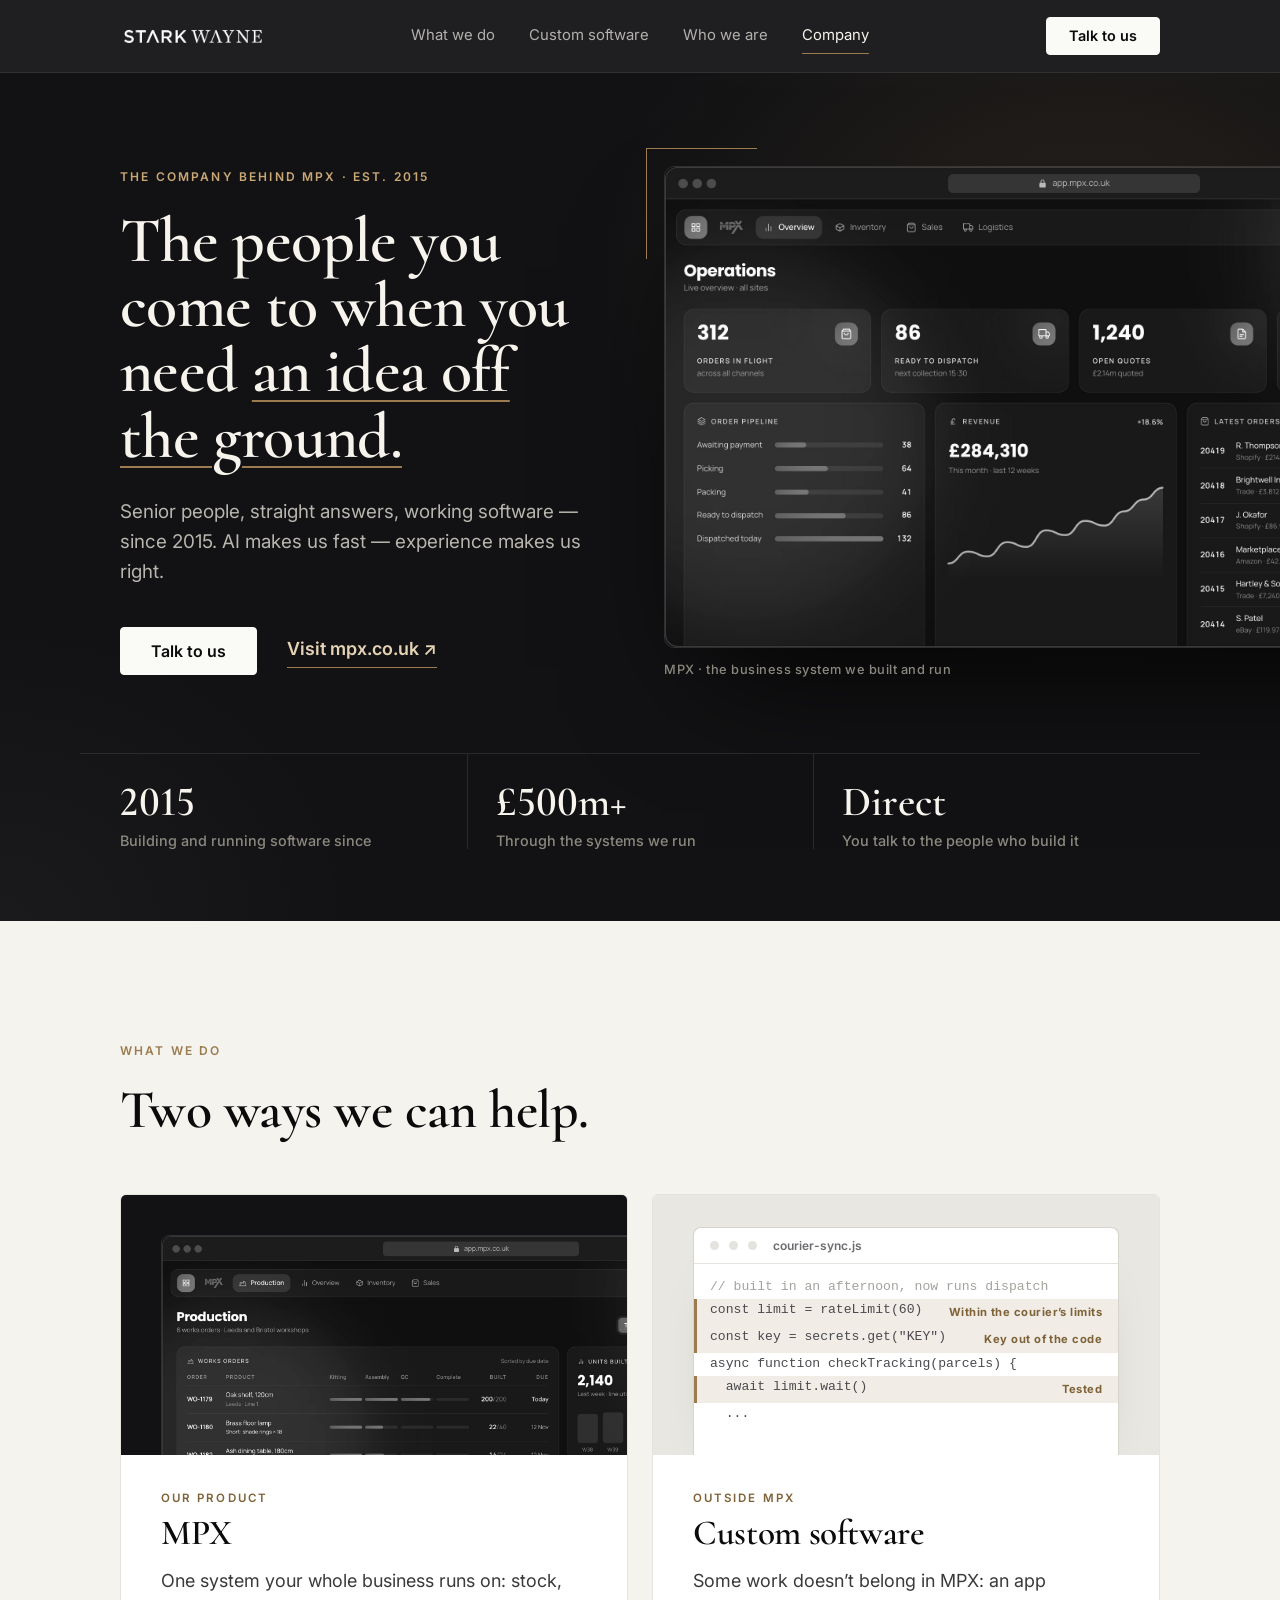
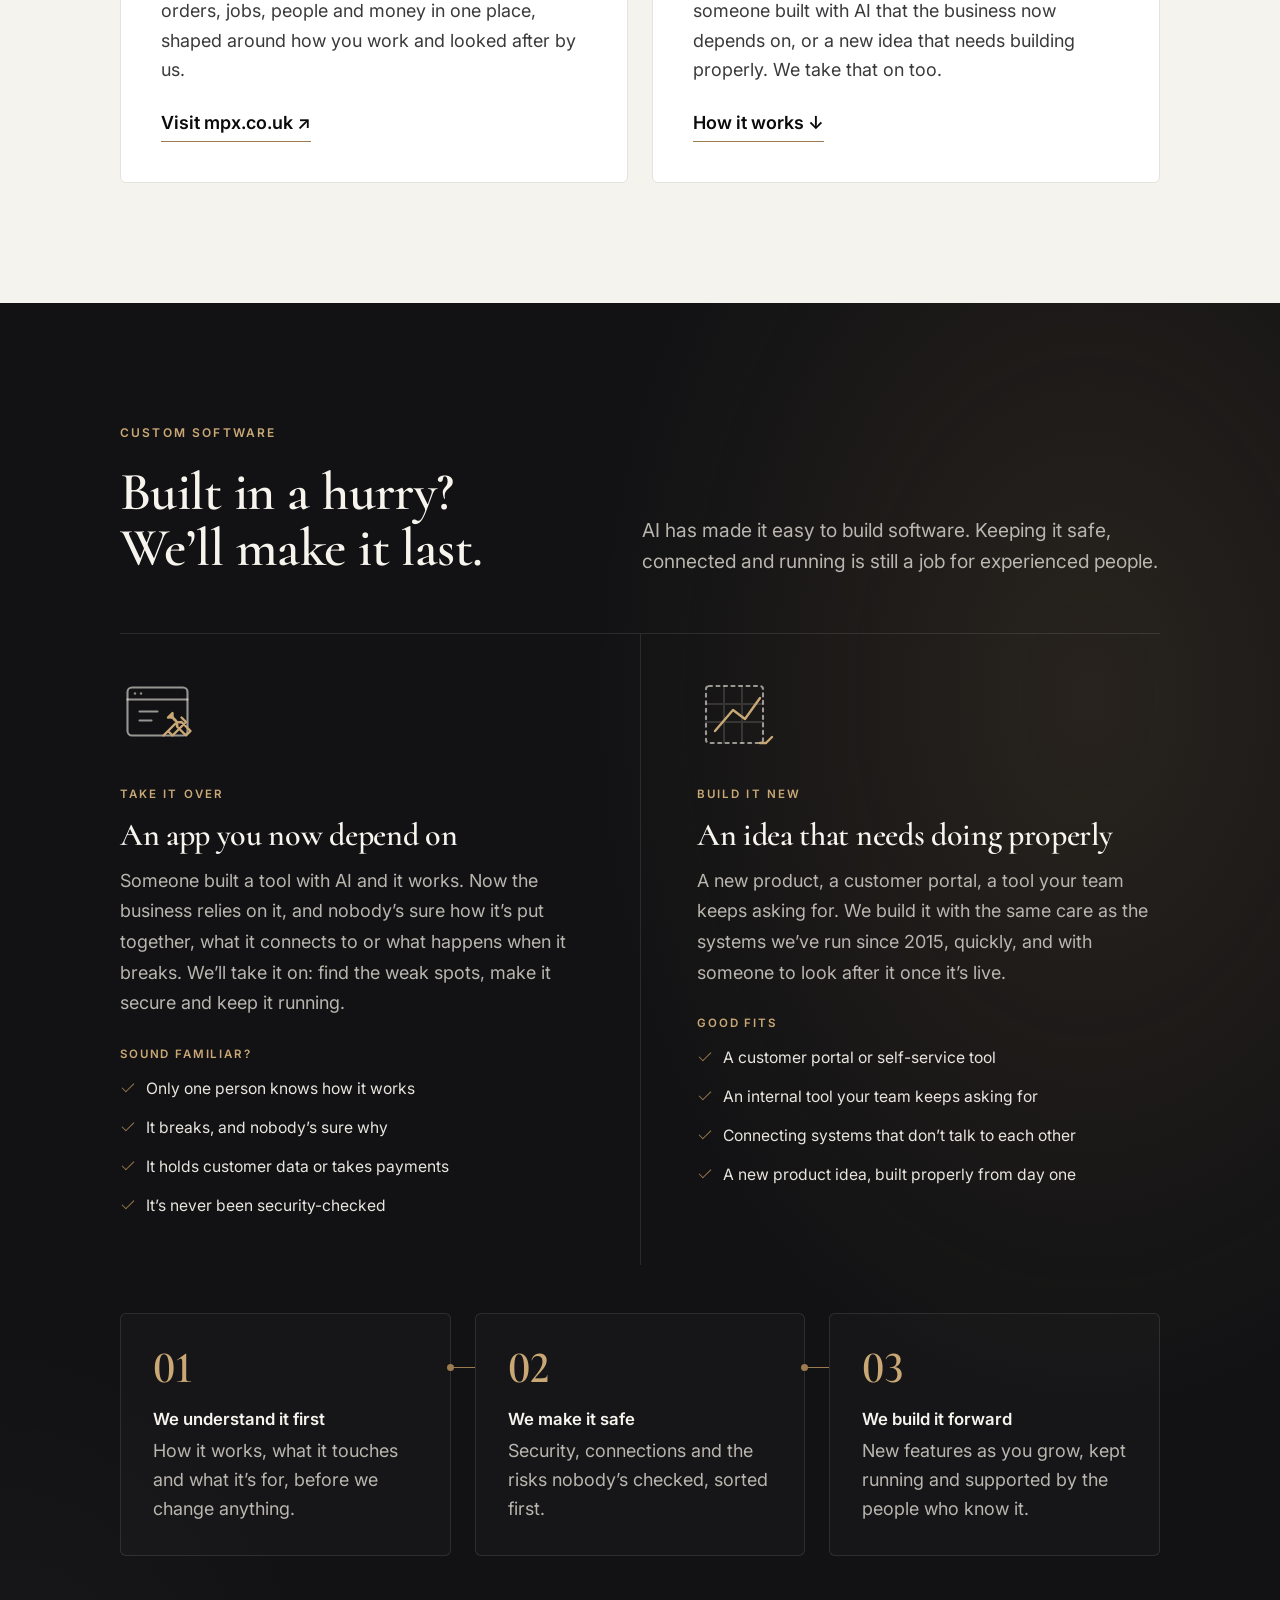
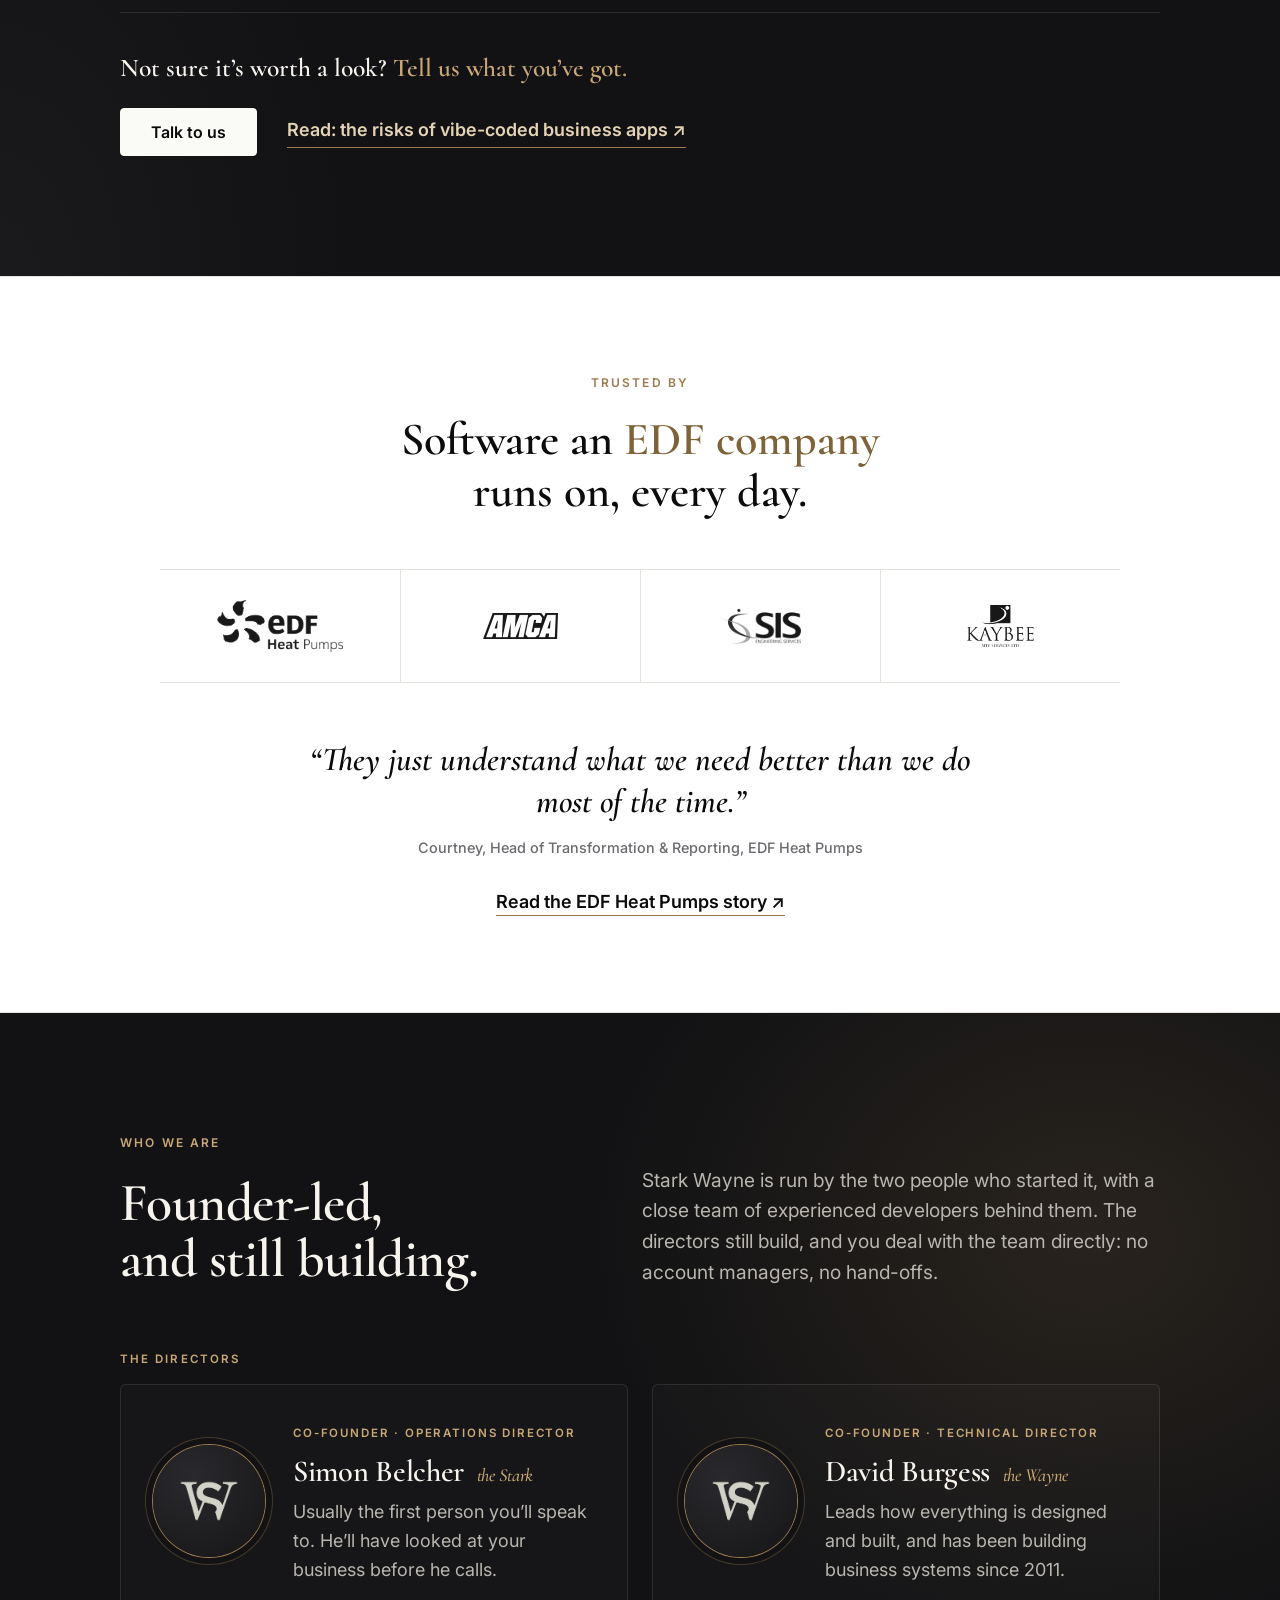
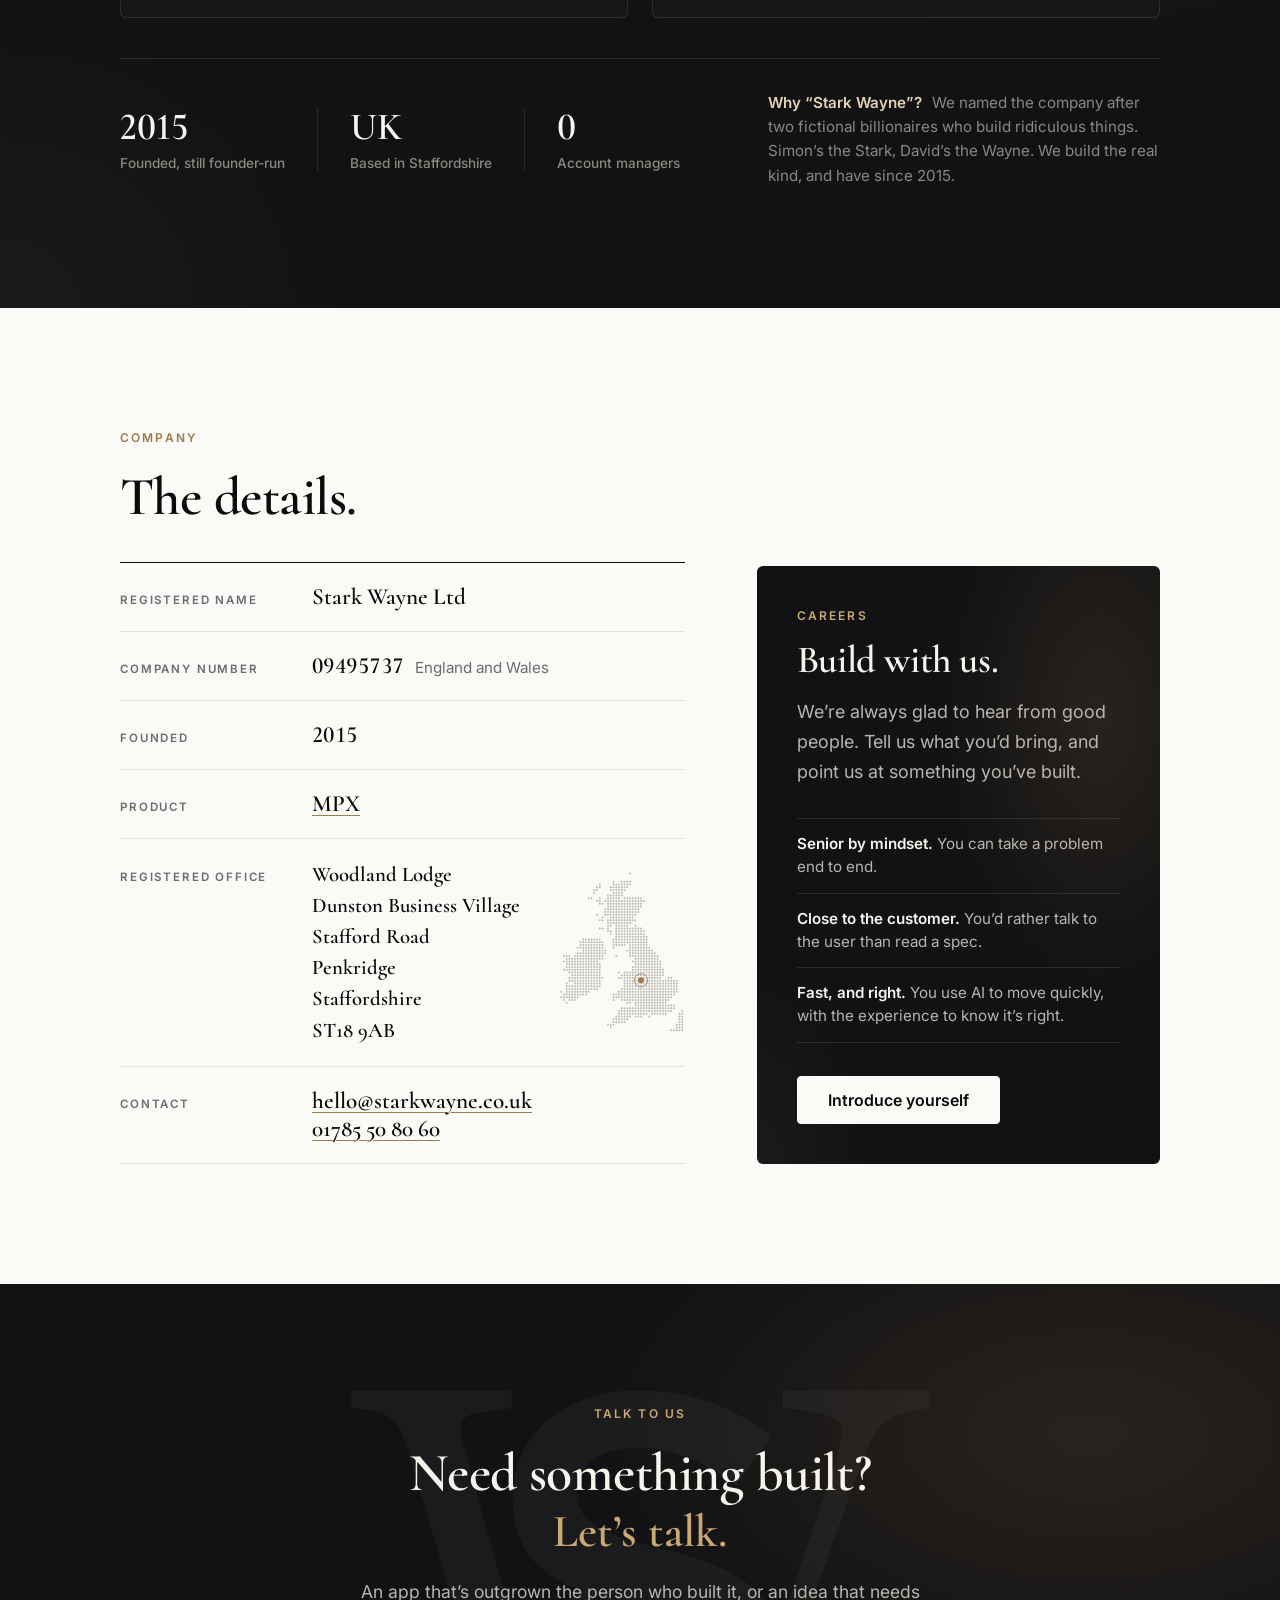
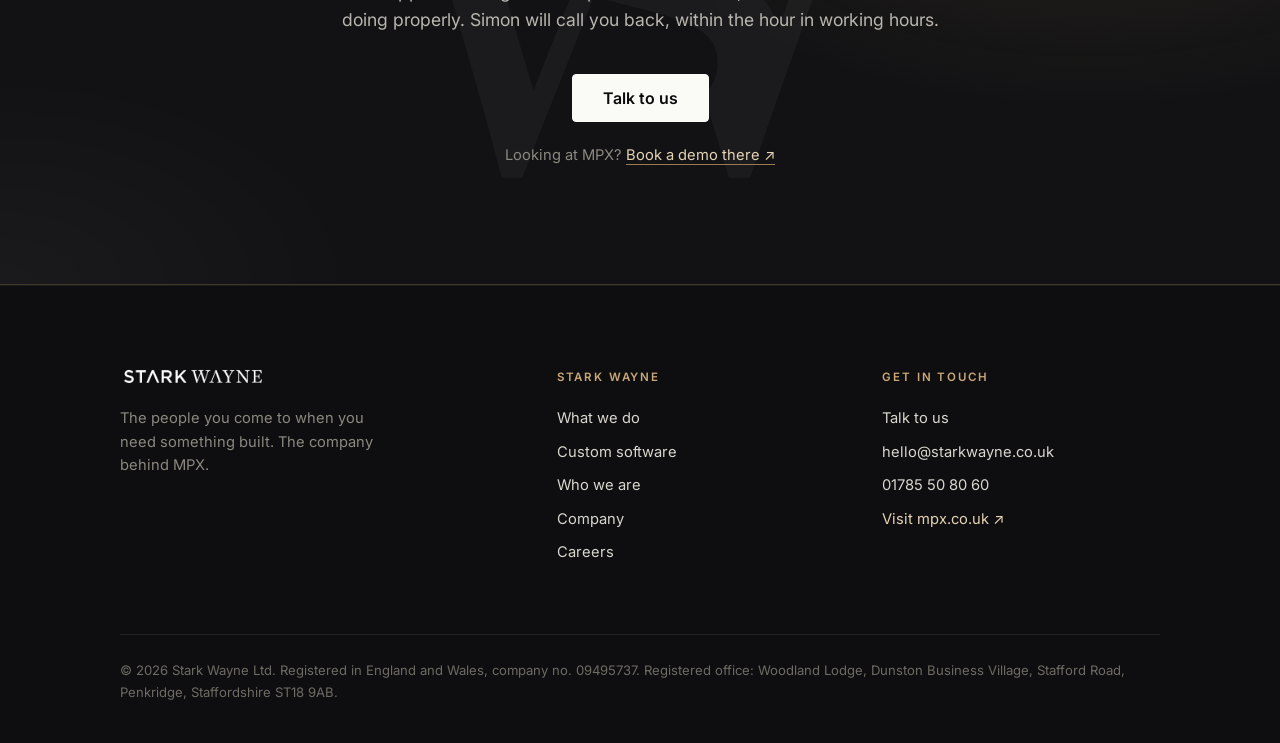
<file: index.html>
<!DOCTYPE html>
<html lang="en-GB">
<head>
<meta charset="utf-8">
<meta name="viewport" content="width=device-width, initial-scale=1">
<title>Stark Wayne — The people you come to when you need something built</title>
<meta name="description" content="Stark Wayne Ltd is the UK software company behind MPX. We also take on custom software outside MPX: taking over AI-built apps and building new ones properly.">
<link rel="canonical" href="https://starkwayne.co.uk/">
<meta property="og:type" content="website">
<meta property="og:site_name" content="Stark Wayne">
<meta property="og:locale" content="en_GB">
<meta property="og:title" content="Stark Wayne — The people you come to when you need something built">
<meta property="og:description" content="Stark Wayne Ltd is the UK software company behind MPX. We also take on custom software outside MPX: taking over AI-built apps and building new ones properly.">
<meta property="og:url" content="https://starkwayne.co.uk/">
<meta property="og:image" content="https://starkwayne.co.uk/assets/og/home-v2.jpg">
<meta property="og:image:width" content="2400">
<meta property="og:image:height" content="1260">
<meta property="og:image:alt" content="Stark Wayne — The people you come to when you need something built">
<meta name="twitter:card" content="summary_large_image">
<meta name="twitter:title" content="Stark Wayne — The people you come to when you need something built">
<meta name="twitter:description" content="Stark Wayne Ltd is the UK software company behind MPX. We also take on custom software outside MPX: taking over AI-built apps and building new ones properly.">
<meta name="twitter:image" content="https://starkwayne.co.uk/assets/og/home-v2.jpg">
<meta name="theme-color" content="#121214">
<script type="application/ld+json">{"@context":"https://schema.org","@type":"Organization","name":"Stark Wayne","legalName":"Stark Wayne Ltd","url":"https://starkwayne.co.uk","logo":"https://starkwayne.co.uk/assets/sw-logo-combined.png","foundingDate":"2015","email":"hello@starkwayne.co.uk","telephone":"+44 1785 508060","address":{"@type":"PostalAddress","streetAddress":"Woodland Lodge, Dunston Business Village, Stafford Road","addressLocality":"Penkridge","addressRegion":"Staffordshire","postalCode":"ST18 9AB","addressCountry":"GB"},"identifier":{"@type":"PropertyValue","propertyID":"Companies House number","value":"09495737"},"founder":[{"@type":"Person","name":"David Burgess","jobTitle":"Technical Director"},{"@type":"Person","name":"Simon Belcher","jobTitle":"Operations Director"}],"brand":{"@type":"Brand","name":"MPX","url":"https://www.mpx.co.uk"},"description":"UK software company behind MPX. Custom software outside MPX: taking over AI-built apps and building new ones properly.","sameAs":["https://www.mpx.co.uk"],"knowsAbout":["Business systems","Custom software development","Rescuing AI-built (vibe-coded) apps","Software maintenance and security"]}</script>
<link rel="icon" type="image/png" href="/assets/favicon.png">
<link rel="preconnect" href="https://fonts.googleapis.com">
<link rel="preconnect" href="https://fonts.gstatic.com" crossorigin>
<link href="https://fonts.googleapis.com/css2?family=Cormorant:wght@400;500;600&family=Inter:wght@400;500;600&display=swap" rel="stylesheet">
<link rel="stylesheet" href="/assets/styles.css">
<style>
  /* One-page company site, direction A "the work, shown" (David, 2026-11-16).
     Dark and light sections alternate; brass stays the only accent. */
  :root{--brass-soft:#C9A876;--ink2:#121214;--dim:#8B887F;--soft:#B9B6AF;}
  html{scroll-behavior:smooth;}
  section[id]{scroll-margin-top:72px;}
  section{padding:120px 0;}
  section + section{border-top:0;}
  .d{background:var(--ink2);color:var(--soft);position:relative;overflow:hidden;}
  .d .eyebrow{color:var(--brass-soft);}
  .d h2,.d h3{color:#F7F4EE;}
  .glow{position:absolute;inset:0;pointer-events:none;background:radial-gradient(55% 65% at 85% 25%,rgba(156,124,78,.16),transparent 70%),radial-gradient(40% 50% at 0% 100%,rgba(255,255,255,.035),transparent 70%);}
  h2{font-family:var(--serif);font-weight:600;font-size:clamp(2.4rem,4.2vw,3.6rem);line-height:1.05;letter-spacing:-.01em;margin:14px 0 0;color:var(--onyx);}
  .intro{font-size:1.2rem;line-height:1.6;max-width:40rem;margin:22px 0 0;color:#3a3a3c;}
  .d .intro{color:var(--soft);}
  .rot{text-decoration:underline;text-decoration-color:var(--brass);text-decoration-thickness:2px;text-underline-offset:.14em;transition:opacity .28s ease;}
  .rot.fade{opacity:0;}
  .actions{display:flex;flex-wrap:wrap;gap:16px 30px;align-items:center;margin-top:40px;}
  .tl{font-family:var(--sans);font-weight:600;text-decoration:none;border-bottom:1px solid var(--brass);padding-bottom:3px;color:var(--onyx);}
  .d .tl{color:#E4D3B4;}
  .tl:hover{color:var(--brassink);} .d .tl:hover{color:#fff;}

  /* Hero */
  .hero2{padding:0;}
  .hero2 .grid{position:relative;display:grid;grid-template-columns:30rem minmax(0,1fr);gap:64px;align-items:center;min-height:min(680px,calc(100vh - 140px));padding-top:72px;padding-bottom:56px;}
  .hero2 h1{font-family:var(--serif);font-weight:600;font-size:clamp(2.9rem,5vw,4.9rem);line-height:1.02;color:#F7F4EE;margin:18px 0 24px;letter-spacing:-.01em;}
  .hero2 .lead{font-size:1.18rem;line-height:1.6;color:var(--soft);max-width:31rem;}
  .shot{position:relative;animation:settle 1.1s cubic-bezier(.2,.7,.2,1) .25s both;}
  @keyframes settle{from{opacity:0;transform:translateY(28px) scale(.985);}to{opacity:1;transform:none;}}
  @media (prefers-reduced-motion:reduce){.shot{animation:none;}}
  .shot::before{content:"";position:absolute;left:-18px;top:-18px;width:110px;height:110px;border-left:1px solid var(--brass);border-top:1px solid var(--brass);}
  .shot img{width:820px;max-width:none;display:block;border-radius:10px;border:1px solid rgba(255,255,255,.12);box-shadow:0 60px 120px -40px rgba(0,0,0,.85);}
  .shot figcaption{font:500 .8rem var(--sans);color:var(--dim);margin-top:14px;letter-spacing:.04em;}
  .facts3{position:relative;display:grid;grid-template-columns:repeat(3,1fr);border-top:1px solid rgba(255,255,255,.1);padding-bottom:72px;}
  .facts3 div{padding:28px 28px 0 0;}
  .facts3 div + div{border-left:1px solid rgba(255,255,255,.1);padding-left:28px;}
  .facts3 b{display:block;font-variant-numeric:lining-nums;font-family:var(--serif);font-weight:600;font-size:2.6rem;line-height:1;color:#F7F4EE;}
  .facts3 span{display:block;font:500 .9rem var(--sans);color:var(--dim);margin-top:8px;}

  #what-we-do{background:#F4F3EE;}
  /* What we do: two cards */
  .cards{display:grid;grid-template-columns:1fr 1fr;gap:24px;margin-top:56px;}
  .card{border:1px solid var(--mist);border-radius:6px;background:var(--white);overflow:hidden;display:flex;flex-direction:column;transition:transform .35s ease,border-color .35s ease,box-shadow .35s ease;}
  .card:hover{transform:translateY(-4px);border-color:var(--brass);box-shadow:0 30px 60px -45px rgba(0,0,0,.4);}
  .card .vis img{transition:transform .6s ease;}
  .card:hover .vis img{transform:translateY(-6px);}
  @media (prefers-reduced-motion:reduce){.card,.card .vis img{transition:none;}.card:hover{transform:none;}}
  .card .vis{height:260px;overflow:hidden;position:relative;}
  .card .body{padding:36px 40px 40px;display:flex;flex-direction:column;flex:1;}
  .card .label{font:600 .72rem var(--sans);letter-spacing:.18em;text-transform:uppercase;color:var(--brassink);}
  .card h3{font-family:var(--serif);font-weight:600;font-size:2.2rem;line-height:1.05;margin:10px 0 14px;color:var(--onyx);}
  .card p{color:#3a3a3c;line-height:1.65;margin:0 0 24px;}
  .card .tl{margin-top:auto;align-self:flex-start;}
  .vis-mpx{background:var(--ink2);}
  .vis-mpx img{position:absolute;left:40px;top:40px;width:640px;border-radius:8px;border:1px solid rgba(255,255,255,.12);}
  .vis-code{background:#E9E7E1;padding:32px 40px 0;}
  .editor{background:var(--white);border:1px solid #D6D4CD;border-bottom:0;border-radius:8px 8px 0 0;height:100%;box-shadow:0 30px 60px -40px rgba(0,0,0,.35);font:500 .82rem/1.75 ui-monospace,SFMono-Regular,Menlo,monospace;color:#4a4a4f;}
  .editor .bar{display:flex;align-items:center;gap:10px;padding:10px 16px;border-bottom:1px solid var(--mist);font:600 .75rem var(--sans);color:var(--graphite);}
  .editor .bar i{width:9px;height:9px;border-radius:50%;background:var(--mist);display:inline-block;}
  .editor pre{margin:0;padding:12px 16px;white-space:pre;}
  .editor .fix{display:flex;justify-content:space-between;gap:16px;background:rgba(156,124,78,.14);box-shadow:inset 3px 0 0 var(--brass);margin:0 -16px;padding:0 16px;}
  .editor .note{font:700 .7rem/2.4 var(--sans);color:var(--brassink);letter-spacing:.04em;white-space:nowrap;}
  .editor .dim{color:#a3a29c;}

  /* Custom software (dark) */
  .offers{display:grid;grid-template-columns:1fr 1fr;margin-top:56px;border-top:1px solid rgba(255,255,255,.1);}
  .offers > div{padding:40px 56px 40px 0;}
  .offers > div + div{padding:40px 0 40px 56px;border-left:1px solid rgba(255,255,255,.1);}
  .offers .label{font:600 .72rem var(--sans);letter-spacing:.18em;text-transform:uppercase;color:var(--brass-soft);}
  .offers h3{font-family:var(--serif);font-weight:600;font-size:2rem;line-height:1.1;margin:10px 0 14px;}
  .offers p{line-height:1.7;margin:0;}
  .glyph{display:block;width:84px;height:84px;margin-bottom:20px;fill:none;stroke:rgba(242,239,232,.6);stroke-width:1.4;stroke-linecap:round;stroke-linejoin:round;}
  .glyph circle{fill:rgba(242,239,232,.55);stroke:none;}
  .glyph .b{stroke:var(--brass-soft);stroke-width:1.6;}
  .glyph .f{stroke:rgba(242,239,232,.14);}
  #custom .who-head{margin-bottom:8px;}
  .offers .sf{margin:28px 0 8px;font:600 .72rem var(--sans);letter-spacing:.16em;text-transform:uppercase;color:var(--brass-soft);}
  .ticks{list-style:none;margin:0;padding:0;}
  .ticks li{position:relative;padding:7px 0 7px 26px;color:#E8E5DE;font-size:.98rem;}
  .ticks li::before{content:"";position:absolute;left:2px;top:14px;width:11px;height:5px;border-left:1.5px solid var(--brass);border-bottom:1.5px solid var(--brass);transform:rotate(-45deg);}
  .nudge{display:flex;flex-wrap:wrap;justify-content:space-between;align-items:center;gap:24px;margin-top:56px;padding-top:40px;border-top:1px solid rgba(255,255,255,.1);}
  .nudge p{margin:0;font:600 1.6rem/1.2 var(--serif);color:#F7F4EE;}
  .nudge p span{color:var(--brass-soft);}
  .steps2{list-style:none;counter-reset:s;margin:8px 0 0;padding:0;display:grid;grid-template-columns:repeat(3,1fr);gap:24px;}
  .steps2 li{counter-increment:s;position:relative;border:1px solid rgba(255,255,255,.1);border-radius:6px;padding:32px;background:rgba(255,255,255,.02);}
  .steps2 li:not(:last-child)::after{content:"";position:absolute;top:53px;right:-25px;width:24px;height:1px;background:var(--brass);}
  .steps2 li:not(:last-child)::before{box-shadow:none;}
  .steps2 li .dot{position:absolute;top:50px;right:-4px;width:7px;height:7px;border-radius:50%;background:var(--brass);}
  .steps2 li::before{content:"0" counter(s);display:block;font-variant-numeric:lining-nums;font-family:var(--serif);font-weight:600;font-size:2.8rem;line-height:1;color:var(--brass-soft);margin-bottom:18px;}
  .steps2 b{display:block;font:600 1.05rem var(--sans);color:#F7F4EE;margin-bottom:8px;}
  .steps2 span{line-height:1.6;}

  /* Proof (light) */
  .proof{text-align:center;padding:96px 0;background:var(--white);border-top:1px solid var(--mist);border-bottom:1px solid var(--mist);}
  .proof .line{font-family:var(--serif);font-weight:600;font-size:clamp(2rem,3.6vw,3rem);line-height:1.12;color:var(--onyx);margin:0 auto;max-width:22ch;}
  .proof .line b{color:var(--brassink);font-weight:600;}
  .logos{display:grid;grid-template-columns:repeat(4,1fr);align-items:center;margin:52px auto 0;max-width:960px;border-top:1px solid var(--mist);border-bottom:1px solid var(--mist);}
  .logos span{display:flex;align-items:center;justify-content:center;height:112px;}
  .logos span + span{border-left:1px solid var(--mist);}
  .logos img{width:auto;max-width:80%;filter:invert(1) brightness(.18);opacity:.9;}
  .pq{margin:56px auto 32px;max-width:44rem;}
  .pq blockquote{margin:0;font-family:var(--serif);font-weight:600;font-style:italic;font-size:clamp(1.6rem,2.6vw,2.1rem);line-height:1.25;color:var(--onyx);}
  .pq figcaption{margin-top:16px;font:500 .9rem var(--sans);color:var(--graphite);}

  /* Who we are (dark) */
  .who-head{display:grid;grid-template-columns:1fr 1.15fr;gap:72px;align-items:end;}
  .who-head .intro{margin:0;}
  .founders2{display:grid;grid-template-columns:1fr 1fr;gap:24px;margin-top:18px;}
  .founders2 article{display:flex;gap:28px;align-items:center;border:1px solid rgba(255,255,255,.1);border-radius:6px;padding:32px;background:rgba(255,255,255,.02);transition:border-color .35s ease;}
  .founders2 article:hover{border-color:rgba(156,124,78,.6);}
  .dirs{display:block;margin:64px 0 0;font:600 .72rem var(--sans);letter-spacing:.18em;text-transform:uppercase;color:var(--brass-soft);}
  .portrait img{width:54%;height:auto;filter:invert(1) sepia(.6) saturate(1.4) hue-rotate(-12deg) brightness(.9);opacity:.9;}
  .who-foot{display:grid;grid-template-columns:1.3fr 1fr;gap:56px;align-items:center;margin-top:40px;padding-top:32px;border-top:1px solid rgba(255,255,255,.1);}
  .who-stats{display:grid;grid-template-columns:repeat(3,auto);gap:0;margin:0;justify-content:start;}
  .who-stats div{padding:0 32px 0 0;}
  .who-stats div + div{padding-left:32px;border-left:1px solid rgba(255,255,255,.1);}
  .who-stats dt{font:600 2.4rem/1 var(--serif);color:#F7F4EE;font-variant-numeric:lining-nums;}
  .who-stats dd{margin:8px 0 0;font:500 .85rem var(--sans);color:var(--dim);white-space:nowrap;}
  .portrait{width:112px;height:112px;flex:none;border-radius:50%;display:flex;align-items:center;justify-content:center;
    font:600 2rem var(--serif);color:#E4D3B4;letter-spacing:.02em;
    background:radial-gradient(circle at 35% 30%,#2a2a2e,#151517);box-shadow:0 0 0 1px var(--brass),0 0 0 7px #121214,0 0 0 8px rgba(156,124,78,.35);}
  .founders2 .label{font:600 .72rem var(--sans);letter-spacing:.16em;text-transform:uppercase;color:var(--brass-soft);}
  .founders2 h3{font:600 1.9rem var(--serif);margin:8px 0 8px;color:#F7F4EE;}
  .alias{font:italic 500 1.15rem var(--serif);color:var(--brass-soft);margin-left:6px;white-space:nowrap;}
  .founders2 p{margin:0;line-height:1.6;}
  .footnote{margin:0;font:400 .95rem/1.6 var(--sans);color:var(--dim);max-width:52rem;}
  .footnote b{color:#E4D3B4;font-weight:600;margin-right:6px;}
  .who2{display:grid;grid-template-columns:1.1fr 1fr;gap:72px;align-items:start;}
  .founder{display:flex;align-items:center;gap:20px;padding:24px 0;border-bottom:1px solid rgba(255,255,255,.1);}
  .founder:first-child{border-top:1px solid rgba(255,255,255,.1);}
  .mono{width:64px;height:64px;border-radius:50%;border:1px solid var(--brass);display:flex;align-items:center;justify-content:center;font:600 1.3rem var(--serif);color:#E4D3B4;flex:none;}
  .founder b{display:block;font:600 1.6rem var(--serif);color:#F7F4EE;}
  .founder span{font:500 .9rem var(--sans);color:var(--dim);}
  .aside-q{margin-top:40px;padding-left:22px;border-left:2px solid var(--brass);}
  .aside-q h3{font:600 1.5rem var(--serif);margin:0 0 6px;}
  .aside-q p{margin:0;line-height:1.6;}

  /* Company + careers (light) */
  .co{display:grid;grid-template-columns:1.4fr 1fr;gap:72px;align-items:stretch;}
  .addr-row dd{display:flex;justify-content:space-between;align-items:center;gap:24px;}
  .addr{font:600 1.3rem/1.5 var(--serif);}
  .careers-card .cc-in{position:relative;height:100%;display:flex;flex-direction:column;}
  .careers-card .btn{margin-top:auto;align-self:flex-start;}
  .cc-list{list-style:none;margin:4px 0 32px;padding:0;border-top:1px solid rgba(255,255,255,.1);}
  .cc-list li{padding:14px 0;border-bottom:1px solid rgba(255,255,255,.1);font:400 .95rem/1.5 var(--sans);}
  .cc-list b{color:#F7F4EE;font-weight:600;}
  .facts{display:grid;grid-template-columns:repeat(2,1fr);border-top:1px solid var(--mist);margin-top:32px;}
  .facts div{padding:22px 32px 22px 0;border-bottom:1px solid var(--mist);}
  .facts div:nth-child(even){padding-left:32px;border-left:1px solid var(--mist);}
  .facts dt{font:600 .72rem var(--sans);letter-spacing:.16em;text-transform:uppercase;color:var(--graphite);margin:0 0 6px;}
  .facts dd{margin:0;color:var(--onyx);line-height:1.5;}
  .facts a{color:var(--brassink);}
  .ledger{margin:36px 0 0;border-top:1px solid var(--onyx);}
  .ledger div{display:grid;grid-template-columns:12rem 1fr;align-items:baseline;padding:20px 0;border-bottom:1px solid var(--mist);}
  .ledger dt,.office dt{font:600 .72rem var(--sans);letter-spacing:.16em;text-transform:uppercase;color:var(--graphite);margin:0;}
  .ledger dd{margin:0;font:600 1.45rem var(--serif);color:var(--onyx);}
  .ledger .num{font-variant-numeric:tabular-nums lining-nums;letter-spacing:.02em;}
  .ledger small{font:400 .95rem var(--sans);color:var(--graphite);margin-left:6px;}
  .ledger a{color:var(--onyx);text-decoration:underline;text-decoration-color:var(--brass);text-underline-offset:4px;text-decoration-thickness:1px;}
  .office dd{margin:10px 0 0;font:600 1.2rem/1.45 var(--serif);color:var(--onyx);}
  .uk{width:132px;height:auto;display:block;flex:none;}
  .uk circle{fill:#B8B5AD;}
  .uk .pin{fill:var(--brass);}
  .uk .pin{r:1.1px;}
  .uk .pin-ring{fill:none;stroke:var(--brass);stroke-width:.35;opacity:.8;r:2.4px;}
  .careers-card{border-radius:6px;padding:40px;position:relative;overflow:hidden;margin-top:138px;}
  .careers-card h3{font:600 2.4rem var(--serif);margin:12px 0 14px;color:#F7F4EE;}
  .careers-card p{line-height:1.65;margin:0 0 28px;}

  /* Close (dark) */
  .close{text-align:center;padding:120px 0;border-bottom:1px solid rgba(156,124,78,.35);}
  .close h2{max-width:none;margin:14px auto 0;}
  .close-sub{max-width:none;font-family:var(--serif);font-weight:600;font-size:clamp(2rem,3.6vw,3.1rem);line-height:1.05;color:var(--brass-soft);margin:6px 0 0;}
  .close-line{max-width:38rem;margin:22px auto 0;text-wrap:balance;font-size:1.1rem;line-height:1.6;color:var(--soft);}
  .close-mpx{margin:24px auto 0;max-width:none;font:400 .92rem var(--sans);color:var(--dim);}
  .close-mpx a{color:#E4D3B4;text-decoration:none;border-bottom:1px solid var(--brass);}
  .close-mark{position:absolute;left:50%;top:50%;width:min(70vw,620px);transform:translate(-50%,-50%);filter:invert(1);opacity:.035;pointer-events:none;}
  .proof .eyebrow,.close .eyebrow{display:block;text-align:center;margin-left:auto;margin-right:auto;}
  .close .intro{margin:20px auto 0;}
  .close .actions{justify-content:center;}

  @media (max-width:1100px){
    .hero2 .grid{grid-template-columns:1fr;min-height:0;max-height:none;padding-top:72px;gap:48px;}
    .shot img{width:100%;max-width:100%;}
  }
  @media (max-width:820px){
    section{padding:88px 0;}
    .facts3,.cards,.offers,.steps2,.who2,.co,.facts{grid-template-columns:1fr;}
    .facts3 div + div{border-left:0;padding-left:0;border-top:1px solid rgba(255,255,255,.1);}
    .facts3 div{padding:22px 0;}
    .offers > div,.offers > div + div{padding:32px 0;border-left:0;}
    .offers > div + div{border-top:1px solid rgba(255,255,255,.1);}
    .steps2 li:not(:last-child)::after{top:auto;bottom:-25px;right:auto;left:40px;width:1px;height:24px;}
    .steps2 li .dot{top:auto;bottom:-4px;right:auto;left:37px;}
    .card .body{padding:28px;}
    .card .vis{height:200px;}
    .vis-mpx img{left:24px;top:24px;width:520px;}
    .vis-code{padding:24px 24px 0;height:auto;}
    .editor{font-size:.72rem;}
    .editor .fix{flex-wrap:wrap;gap:0 12px;}
    .editor .note{line-height:1.6;padding-bottom:4px;}
    .who2,.co{gap:48px;}
    .who-head,.founders2{grid-template-columns:1fr;gap:28px;}
    .close h2{font-size:2rem;}
    .close-sub{max-width:none;font-size:1.7rem;}
    .ledger a{display:inline-block;padding:4px 0;}
    .founders2{margin-top:16px;}
    .who-foot{grid-template-columns:1fr;gap:28px;}
    .who-stats{grid-template-columns:repeat(3,1fr);}
    .who-stats div{padding-right:12px;} .who-stats div + div{padding-left:12px;}
    .who-stats dt{font-size:1.7rem;}
    .who-stats dd{white-space:normal;}
    .founders2 article{flex-direction:column;align-items:flex-start;gap:22px;padding:28px;}
    .portrait{width:88px;height:88px;font-size:1.6rem;}
    .logos{grid-template-columns:1fr 1fr;}
    .logos span{height:96px;}
    .logos span:nth-child(3){border-left:0;}
    .logos span:nth-child(n+3){border-top:1px solid var(--mist);}
    .facts div,.facts div:nth-child(even){padding:18px 0;border-left:0;}
    .ledger div{grid-template-columns:1fr;gap:6px;}
    .uk{width:96px;}
    .careers-card{margin-top:0;}
    .careers-card .btn{margin-top:8px;}
    .careers-card{padding:32px;}
    .shot::before{display:none;}
  }
</style>
</head>
<body>

<header class="nav" id="nav">
  <div class="wrap">
    <a class="brand" href="/" aria-label="Stark Wayne home"><img src="/assets/sw-logo-simple.png" alt="Stark Wayne"></a>
    <nav class="nav-links" aria-label="Main">
      <a href="/#what-we-do">What we do</a>
      <a href="/#custom">Custom software</a>
      <a href="/#who-we-are">Who we are</a>
      <a href="/#company">Company</a>
    </nav>
    <div class="nav-right">
      <a class="btn" href="/contact">Talk to us</a>
      <button class="burger" id="burger" aria-label="Open menu" aria-expanded="false" aria-controls="menu"><span></span><span></span></button>
    </div>
  </div>
</header>
<div class="menu" id="menu">
  <div class="menu-inner">
    <ol>
      <li><a href="/#what-we-do"><b>What we do</b><small>MPX, and software outside it</small></a></li>
      <li><a href="/#custom"><b>Custom software</b><small>Take over an app, or build something new</small></a></li>
      <li><a href="/#who-we-are"><b>Who we are</b><small>Small, senior and still building</small></a></li>
      <li><a href="/#company"><b>Company</b><small>The details, and careers</small></a></li>
      <li><a href="/contact"><b>Contact</b><small>Talk to the people who build it</small></a></li>
    </ol>
    <div class="menu-foot">
      <a class="btn" href="/contact">Talk to us</a>
      <p><a href="mailto:hello@starkwayne.co.uk">hello@starkwayne.co.uk</a><br><a href="tel:+441785508060">01785 50 80 60</a><br><a class="mpx" href="https://www.mpx.co.uk">Visit mpx.co.uk &#8599;</a></p>
    </div>
  </div>
</div>

<main>

  <section class="hero hero2 d">
    <div class="glow"></div>
    <div class="wrap grid">
      <div>
        <p class="eyebrow">The company behind MPX &middot; Est. 2015</p>
        <h1>The people you come to when you need <span class="rot" id="heroRotate">something built.</span></h1>
        <p class="lead">Senior people, straight answers, working software — since 2015. AI makes us fast — experience makes us right.</p>
        <div class="actions">
          <a class="btn light" href="/contact">Talk to us</a>
          <a class="tl" href="https://www.mpx.co.uk">Visit mpx.co.uk &#8599;</a>
        </div>
      </div>
      <figure class="shot" style="margin:0">
        <img src="/assets/mpx-screen-mono.jpg" alt="The MPX business system, built and run by Stark Wayne">
        <figcaption>MPX &middot; the business system we built and run</figcaption>
      </figure>
    </div>
    <div class="wrap facts3">
      <div><b>2015</b><span>Building and running software since</span></div>
      <div><b>&pound;500m+</b><span>Through the systems we run</span></div>
      <div><b>Direct</b><span>You talk to the people who build it</span></div>
    </div>
  </section>

  <section id="what-we-do">
    <div class="wrap">
      <p class="eyebrow">What we do</p>
      <h2>Two ways we can help.</h2>
      <div class="cards">
        <article class="card">
          <div class="vis vis-mpx"><img src="/assets/mpx-production-mono.jpg" alt=""></div>
          <div class="body">
            <span class="label">Our product</span>
            <h3>MPX</h3>
            <p>One system your whole business runs on: stock, orders, jobs, people and money in one place, shaped around how you work and looked after by us.</p>
            <a class="tl" href="https://www.mpx.co.uk">Visit mpx.co.uk &#8599;</a>
          </div>
        </article>
        <article class="card">
          <div class="vis vis-code" aria-hidden="true">
            <div class="editor">
              <div class="bar"><i></i><i></i><i></i>&nbsp; courier-sync.js</div>
<pre><span class="dim">// built in an afternoon, now runs dispatch</span>
<span class="fix"><span>const limit = rateLimit(60)</span><span class="note">Within the courier&rsquo;s limits</span></span><span class="fix"><span>const key = secrets.get("KEY")</span><span class="note">Key out of the code</span></span>async function checkTracking(parcels) {
<span class="fix"><span>  await limit.wait()</span><span class="note">Tested</span></span>  ...</pre>
            </div>
          </div>
          <div class="body">
            <span class="label">Outside MPX</span>
            <h3>Custom software</h3>
            <p>Some work doesn&rsquo;t belong in MPX: an app someone built with AI that the business now depends on, or a new idea that needs building properly. We take that on too.</p>
            <a class="tl" href="#custom">How it works &darr;</a>
          </div>
        </article>
      </div>
    </div>
  </section>

  <section id="custom" class="d">
    <div class="glow"></div>
    <div class="wrap" style="position:relative">
      <div class="who-head">
        <div>
          <p class="eyebrow">Custom software</p>
          <h2>Built in a hurry?<br>We&rsquo;ll make it last.</h2>
        </div>
        <p class="intro">AI has made it easy to build software. Keeping it safe, connected and running is still a job for experienced people.</p>
      </div>
      <div class="offers">
        <div>
          <svg class="glyph" viewBox="0 0 56 56" aria-hidden="true"><rect x="5" y="9" width="40" height="32" rx="3"/><path d="M5 17h40"/><circle cx="10" cy="13" r=".8"/><circle cx="14" cy="13" r=".8"/><path d="M13 25h12M13 31h8"/><path d="M38 32l-6 6m0 0l3 3 9-9-3-3m-9 9l-3 3m6-15a5 5 0 0 0 6 6l6 6-3 3-6-6a5 5 0 0 0-6-6l3-3z" class="b"/></svg>
          <span class="label">Take it over</span>
          <h3>An app you now depend on</h3>
          <p>Someone built a tool with AI and it works. Now the business relies on it, and nobody&rsquo;s sure how it&rsquo;s put together, what it connects to or what happens when it breaks. We&rsquo;ll take it on: find the weak spots, make it secure and keep it running.</p>
          <p class="sf">Sound familiar?</p>
          <ul class="ticks">
            <li>Only one person knows how it works</li>
            <li>It breaks, and nobody&rsquo;s sure why</li>
            <li>It holds customer data or takes payments</li>
            <li>It&rsquo;s never been security-checked</li>
          </ul>
        </div>
        <div>
          <svg class="glyph" viewBox="0 0 56 56" aria-hidden="true"><rect x="6" y="8" width="38" height="38" rx="2" stroke-dasharray="2 3"/><path d="M6 20h38M6 32h38M18 8v38M30 8v38" class="f"/><path d="M12 38l12-14 8 6 10-14" class="b"/><path d="M46 46l4-4M46 46h-4" class="b"/></svg>
          <span class="label">Build it new</span>
          <h3>An idea that needs doing properly</h3>
          <p>A new product, a customer portal, a tool your team keeps asking for. We build it with the same care as the systems we&rsquo;ve run since 2015, quickly, and with someone to look after it once it&rsquo;s live.</p>
          <p class="sf">Good fits</p>
          <ul class="ticks">
            <li>A customer portal or self-service tool</li>
            <li>An internal tool your team keeps asking for</li>
            <li>Connecting systems that don&rsquo;t talk to each other</li>
            <li>A new product idea, built properly from day one</li>
          </ul>
        </div>
      </div>
      <ol class="steps2" style="margin-top:48px">
        <li><i class="dot" aria-hidden="true"></i><b>We understand it first</b><span>How it works, what it touches and what it&rsquo;s for, before we change anything.</span></li>
        <li><i class="dot" aria-hidden="true"></i><b>We make it safe</b><span>Security, connections and the risks nobody&rsquo;s checked, sorted first.</span></li>
        <li><b>We build it forward</b><span>New features as you grow, kept running and supported by the people who know it.</span></li>
      </ol>
      <div class="nudge">
        <p>Not sure it&rsquo;s worth a look? <span>Tell us what you&rsquo;ve got.</span></p>
        <div class="actions" style="margin:0">
          <a class="btn light" href="/contact">Talk to us</a>
        <a class="tl" href="https://www.mpx.co.uk/blog-articles/the-risks-of-vibe-coding-business-apps">Read: the risks of vibe-coded business apps &#8599;</a>
      </div>
    </div>
  </section>

  <section class="proof">
    <div class="wrap">
      <p class="eyebrow">Trusted by</p>
      <p class="line">Software an <b>EDF company</b> runs on, every day.</p>
      <div class="logos">
        <span><img src="/assets/customers/edf-heat-pumps-white.png" alt="EDF Heat Pumps" style="height:52px;"></span>
        <span><img src="/assets/customers/amca-white.png" alt="AMCA" style="height:26px;"></span>
        <span><img src="/assets/customers/sis-white.png" alt="SIS Engineering Services" style="height:36px;"></span>
        <span><img src="/assets/customers/kaybee-white.png" alt="Kaybee Site Services" style="height:42px;"></span>
      </div>
      <figure class="pq">
        <blockquote>&ldquo;They just understand what we need better than we do most of the time.&rdquo;</blockquote>
        <figcaption>Courtney, Head of Transformation &amp; Reporting, EDF Heat Pumps</figcaption>
      </figure>
      <a class="tl" href="https://www.mpx.co.uk/case-studies/edf-heat-pumps-cbheating">Read the EDF Heat Pumps story &#8599;</a>
    </div>
  </section>

  <section id="who-we-are" class="d">
    <div class="glow"></div>
    <div class="wrap" style="position:relative">
      <div class="who-head">
        <div>
          <p class="eyebrow">Who we are</p>
          <h2>Founder-led,<br>and still building.</h2>
        </div>
        <p class="intro">Stark Wayne is run by the two people who started it, with a close team of experienced developers behind them. The directors still build, and you deal with the team directly: no account managers, no hand-offs.</p>
      </div>
      <p class="label dirs">The directors</p>
      <div class="founders2">
        <article>
          <span class="portrait"><img src="/assets/sw-logo-monogram.png" alt=""></span>
          <div>
            <span class="label">Co-founder &middot; Operations Director</span>
            <h3>Simon Belcher <em class="alias">the Stark</em></h3>
            <p>Usually the first person you&rsquo;ll speak to. He&rsquo;ll have looked at your business before he calls.</p>
          </div>
        </article>
        <article>
          <span class="portrait"><img src="/assets/sw-logo-monogram.png" alt=""></span>
          <div>
            <span class="label">Co-founder &middot; Technical Director</span>
            <h3>David Burgess <em class="alias">the Wayne</em></h3>
            <p>Leads how everything is designed and built, and has been building business systems since 2011.</p>
          </div>
        </article>
      </div>
      <div class="who-foot">
        <dl class="who-stats">
          <div><dt>2015</dt><dd>Founded, still founder-run</dd></div>
          <div><dt>UK</dt><dd>Based in Staffordshire</dd></div>
          <div><dt>0</dt><dd>Account managers</dd></div>
        </dl>
        <p class="footnote"><b>Why &ldquo;Stark Wayne&rdquo;?</b> We named the company after two fictional billionaires who build ridiculous things. Simon&rsquo;s the Stark, David&rsquo;s the Wayne. We build the real kind, and have since 2015.</p>
      </div>
    </div>
  </section>

  <section id="company">
    <div class="wrap co">
      <div>
        <p class="eyebrow">Company</p>
        <h2>The details.</h2>
        <dl class="ledger">
          <div><dt>Registered name</dt><dd>Stark Wayne Ltd</dd></div>
          <div><dt>Company number</dt><dd><span class="num">09495737</span> <small>England and Wales</small></dd></div>
          <div><dt>Founded</dt><dd><span class="num">2015</span></dd></div>
          <div><dt>Product</dt><dd><a href="https://www.mpx.co.uk">MPX</a></dd></div>
          <div class="addr-row"><dt>Registered office</dt><dd><span class="addr">Woodland Lodge<br>Dunston Business Village<br>Stafford Road<br>Penkridge<br>Staffordshire<br>ST18 9AB</span><svg class="uk" viewBox="-1 -1 48 61" aria-hidden="true"><circle cx="27" cy="1" r=".34"/><circle cx="21" cy="4" r=".34"/><circle cx="24" cy="4" r=".34"/><circle cx="25" cy="4" r=".34"/><circle cx="26" cy="4" r=".34"/><circle cx="27" cy="4" r=".34"/><circle cx="16" cy="5" r=".34"/><circle cx="21" cy="5" r=".34"/><circle cx="22" cy="5" r=".34"/><circle cx="23" cy="5" r=".34"/><circle cx="24" cy="5" r=".34"/><circle cx="25" cy="5" r=".34"/><circle cx="26" cy="5" r=".34"/><circle cx="27" cy="5" r=".34"/><circle cx="15" cy="6" r=".34"/><circle cx="16" cy="6" r=".34"/><circle cx="20" cy="6" r=".34"/><circle cx="21" cy="6" r=".34"/><circle cx="22" cy="6" r=".34"/><circle cx="23" cy="6" r=".34"/><circle cx="24" cy="6" r=".34"/><circle cx="25" cy="6" r=".34"/><circle cx="26" cy="6" r=".34"/><circle cx="14" cy="7" r=".34"/><circle cx="15" cy="7" r=".34"/><circle cx="20" cy="7" r=".34"/><circle cx="21" cy="7" r=".34"/><circle cx="22" cy="7" r=".34"/><circle cx="23" cy="7" r=".34"/><circle cx="24" cy="7" r=".34"/><circle cx="25" cy="7" r=".34"/><circle cx="14" cy="8" r=".34"/><circle cx="21" cy="8" r=".34"/><circle cx="22" cy="8" r=".34"/><circle cx="23" cy="8" r=".34"/><circle cx="24" cy="8" r=".34"/><circle cx="19" cy="9" r=".34"/><circle cx="20" cy="9" r=".34"/><circle cx="21" cy="9" r=".34"/><circle cx="22" cy="9" r=".34"/><circle cx="23" cy="9" r=".34"/><circle cx="24" cy="9" r=".34"/><circle cx="12" cy="10" r=".34"/><circle cx="13" cy="10" r=".34"/><circle cx="16" cy="10" r=".34"/><circle cx="19" cy="10" r=".34"/><circle cx="20" cy="10" r=".34"/><circle cx="21" cy="10" r=".34"/><circle cx="22" cy="10" r=".34"/><circle cx="23" cy="10" r=".34"/><circle cx="25" cy="10" r=".34"/><circle cx="26" cy="10" r=".34"/><circle cx="27" cy="10" r=".34"/><circle cx="28" cy="10" r=".34"/><circle cx="29" cy="10" r=".34"/><circle cx="30" cy="10" r=".34"/><circle cx="31" cy="10" r=".34"/><circle cx="15" cy="11" r=".34"/><circle cx="16" cy="11" r=".34"/><circle cx="18" cy="11" r=".34"/><circle cx="19" cy="11" r=".34"/><circle cx="20" cy="11" r=".34"/><circle cx="21" cy="11" r=".34"/><circle cx="22" cy="11" r=".34"/><circle cx="23" cy="11" r=".34"/><circle cx="24" cy="11" r=".34"/><circle cx="25" cy="11" r=".34"/><circle cx="26" cy="11" r=".34"/><circle cx="27" cy="11" r=".34"/><circle cx="28" cy="11" r=".34"/><circle cx="29" cy="11" r=".34"/><circle cx="30" cy="11" r=".34"/><circle cx="31" cy="11" r=".34"/><circle cx="32" cy="11" r=".34"/><circle cx="16" cy="12" r=".34"/><circle cx="17" cy="12" r=".34"/><circle cx="19" cy="12" r=".34"/><circle cx="20" cy="12" r=".34"/><circle cx="21" cy="12" r=".34"/><circle cx="22" cy="12" r=".34"/><circle cx="23" cy="12" r=".34"/><circle cx="24" cy="12" r=".34"/><circle cx="25" cy="12" r=".34"/><circle cx="26" cy="12" r=".34"/><circle cx="27" cy="12" r=".34"/><circle cx="28" cy="12" r=".34"/><circle cx="29" cy="12" r=".34"/><circle cx="30" cy="12" r=".34"/><circle cx="31" cy="12" r=".34"/><circle cx="19" cy="13" r=".34"/><circle cx="20" cy="13" r=".34"/><circle cx="21" cy="13" r=".34"/><circle cx="22" cy="13" r=".34"/><circle cx="23" cy="13" r=".34"/><circle cx="24" cy="13" r=".34"/><circle cx="25" cy="13" r=".34"/><circle cx="26" cy="13" r=".34"/><circle cx="27" cy="13" r=".34"/><circle cx="28" cy="13" r=".34"/><circle cx="29" cy="13" r=".34"/><circle cx="30" cy="13" r=".34"/><circle cx="31" cy="13" r=".34"/><circle cx="18" cy="14" r=".34"/><circle cx="19" cy="14" r=".34"/><circle cx="20" cy="14" r=".34"/><circle cx="21" cy="14" r=".34"/><circle cx="22" cy="14" r=".34"/><circle cx="23" cy="14" r=".34"/><circle cx="24" cy="14" r=".34"/><circle cx="25" cy="14" r=".34"/><circle cx="26" cy="14" r=".34"/><circle cx="27" cy="14" r=".34"/><circle cx="28" cy="14" r=".34"/><circle cx="29" cy="14" r=".34"/><circle cx="30" cy="14" r=".34"/><circle cx="18" cy="15" r=".34"/><circle cx="19" cy="15" r=".34"/><circle cx="20" cy="15" r=".34"/><circle cx="21" cy="15" r=".34"/><circle cx="22" cy="15" r=".34"/><circle cx="23" cy="15" r=".34"/><circle cx="24" cy="15" r=".34"/><circle cx="25" cy="15" r=".34"/><circle cx="26" cy="15" r=".34"/><circle cx="27" cy="15" r=".34"/><circle cx="28" cy="15" r=".34"/><circle cx="29" cy="15" r=".34"/><circle cx="30" cy="15" r=".34"/><circle cx="15" cy="16" r=".34"/><circle cx="18" cy="16" r=".34"/><circle cx="19" cy="16" r=".34"/><circle cx="20" cy="16" r=".34"/><circle cx="21" cy="16" r=".34"/><circle cx="22" cy="16" r=".34"/><circle cx="23" cy="16" r=".34"/><circle cx="24" cy="16" r=".34"/><circle cx="25" cy="16" r=".34"/><circle cx="26" cy="16" r=".34"/><circle cx="27" cy="16" r=".34"/><circle cx="28" cy="16" r=".34"/><circle cx="29" cy="16" r=".34"/><circle cx="17" cy="17" r=".34"/><circle cx="20" cy="17" r=".34"/><circle cx="21" cy="17" r=".34"/><circle cx="22" cy="17" r=".34"/><circle cx="23" cy="17" r=".34"/><circle cx="24" cy="17" r=".34"/><circle cx="25" cy="17" r=".34"/><circle cx="26" cy="17" r=".34"/><circle cx="27" cy="17" r=".34"/><circle cx="28" cy="17" r=".34"/><circle cx="16" cy="18" r=".34"/><circle cx="17" cy="18" r=".34"/><circle cx="19" cy="18" r=".34"/><circle cx="20" cy="18" r=".34"/><circle cx="21" cy="18" r=".34"/><circle cx="22" cy="18" r=".34"/><circle cx="23" cy="18" r=".34"/><circle cx="24" cy="18" r=".34"/><circle cx="25" cy="18" r=".34"/><circle cx="26" cy="18" r=".34"/><circle cx="27" cy="18" r=".34"/><circle cx="28" cy="18" r=".34"/><circle cx="29" cy="18" r=".34"/><circle cx="19" cy="19" r=".34"/><circle cx="20" cy="19" r=".34"/><circle cx="21" cy="19" r=".34"/><circle cx="22" cy="19" r=".34"/><circle cx="23" cy="19" r=".34"/><circle cx="24" cy="19" r=".34"/><circle cx="25" cy="19" r=".34"/><circle cx="26" cy="19" r=".34"/><circle cx="27" cy="19" r=".34"/><circle cx="19" cy="20" r=".34"/><circle cx="20" cy="20" r=".34"/><circle cx="22" cy="20" r=".34"/><circle cx="23" cy="20" r=".34"/><circle cx="24" cy="20" r=".34"/><circle cx="25" cy="20" r=".34"/><circle cx="26" cy="20" r=".34"/><circle cx="29" cy="20" r=".34"/><circle cx="16" cy="21" r=".34"/><circle cx="17" cy="21" r=".34"/><circle cx="19" cy="21" r=".34"/><circle cx="22" cy="21" r=".34"/><circle cx="23" cy="21" r=".34"/><circle cx="24" cy="21" r=".34"/><circle cx="25" cy="21" r=".34"/><circle cx="26" cy="21" r=".34"/><circle cx="27" cy="21" r=".34"/><circle cx="28" cy="21" r=".34"/><circle cx="29" cy="21" r=".34"/><circle cx="30" cy="21" r=".34"/><circle cx="31" cy="21" r=".34"/><circle cx="19" cy="22" r=".34"/><circle cx="20" cy="22" r=".34"/><circle cx="22" cy="22" r=".34"/><circle cx="23" cy="22" r=".34"/><circle cx="24" cy="22" r=".34"/><circle cx="25" cy="22" r=".34"/><circle cx="26" cy="22" r=".34"/><circle cx="27" cy="22" r=".34"/><circle cx="28" cy="22" r=".34"/><circle cx="29" cy="22" r=".34"/><circle cx="30" cy="22" r=".34"/><circle cx="31" cy="22" r=".34"/><circle cx="32" cy="22" r=".34"/><circle cx="20" cy="23" r=".34"/><circle cx="22" cy="23" r=".34"/><circle cx="23" cy="23" r=".34"/><circle cx="24" cy="23" r=".34"/><circle cx="25" cy="23" r=".34"/><circle cx="26" cy="23" r=".34"/><circle cx="27" cy="23" r=".34"/><circle cx="28" cy="23" r=".34"/><circle cx="29" cy="23" r=".34"/><circle cx="30" cy="23" r=".34"/><circle cx="31" cy="23" r=".34"/><circle cx="32" cy="23" r=".34"/><circle cx="22" cy="24" r=".34"/><circle cx="23" cy="24" r=".34"/><circle cx="24" cy="24" r=".34"/><circle cx="25" cy="24" r=".34"/><circle cx="26" cy="24" r=".34"/><circle cx="27" cy="24" r=".34"/><circle cx="28" cy="24" r=".34"/><circle cx="29" cy="24" r=".34"/><circle cx="30" cy="24" r=".34"/><circle cx="31" cy="24" r=".34"/><circle cx="32" cy="24" r=".34"/><circle cx="33" cy="24" r=".34"/><circle cx="10" cy="25" r=".34"/><circle cx="11" cy="25" r=".34"/><circle cx="12" cy="25" r=".34"/><circle cx="13" cy="25" r=".34"/><circle cx="14" cy="25" r=".34"/><circle cx="15" cy="25" r=".34"/><circle cx="16" cy="25" r=".34"/><circle cx="21" cy="25" r=".34"/><circle cx="22" cy="25" r=".34"/><circle cx="23" cy="25" r=".34"/><circle cx="24" cy="25" r=".34"/><circle cx="25" cy="25" r=".34"/><circle cx="26" cy="25" r=".34"/><circle cx="27" cy="25" r=".34"/><circle cx="28" cy="25" r=".34"/><circle cx="29" cy="25" r=".34"/><circle cx="30" cy="25" r=".34"/><circle cx="31" cy="25" r=".34"/><circle cx="32" cy="25" r=".34"/><circle cx="33" cy="25" r=".34"/><circle cx="9" cy="26" r=".34"/><circle cx="10" cy="26" r=".34"/><circle cx="11" cy="26" r=".34"/><circle cx="12" cy="26" r=".34"/><circle cx="13" cy="26" r=".34"/><circle cx="14" cy="26" r=".34"/><circle cx="15" cy="26" r=".34"/><circle cx="16" cy="26" r=".34"/><circle cx="17" cy="26" r=".34"/><circle cx="21" cy="26" r=".34"/><circle cx="22" cy="26" r=".34"/><circle cx="23" cy="26" r=".34"/><circle cx="24" cy="26" r=".34"/><circle cx="25" cy="26" r=".34"/><circle cx="26" cy="26" r=".34"/><circle cx="27" cy="26" r=".34"/><circle cx="28" cy="26" r=".34"/><circle cx="29" cy="26" r=".34"/><circle cx="30" cy="26" r=".34"/><circle cx="31" cy="26" r=".34"/><circle cx="32" cy="26" r=".34"/><circle cx="33" cy="26" r=".34"/><circle cx="9" cy="27" r=".34"/><circle cx="10" cy="27" r=".34"/><circle cx="11" cy="27" r=".34"/><circle cx="12" cy="27" r=".34"/><circle cx="13" cy="27" r=".34"/><circle cx="14" cy="27" r=".34"/><circle cx="15" cy="27" r=".34"/><circle cx="16" cy="27" r=".34"/><circle cx="17" cy="27" r=".34"/><circle cx="21" cy="27" r=".34"/><circle cx="22" cy="27" r=".34"/><circle cx="23" cy="27" r=".34"/><circle cx="24" cy="27" r=".34"/><circle cx="25" cy="27" r=".34"/><circle cx="27" cy="27" r=".34"/><circle cx="28" cy="27" r=".34"/><circle cx="29" cy="27" r=".34"/><circle cx="30" cy="27" r=".34"/><circle cx="31" cy="27" r=".34"/><circle cx="32" cy="27" r=".34"/><circle cx="33" cy="27" r=".34"/><circle cx="8" cy="28" r=".34"/><circle cx="9" cy="28" r=".34"/><circle cx="10" cy="28" r=".34"/><circle cx="11" cy="28" r=".34"/><circle cx="12" cy="28" r=".34"/><circle cx="13" cy="28" r=".34"/><circle cx="14" cy="28" r=".34"/><circle cx="15" cy="28" r=".34"/><circle cx="16" cy="28" r=".34"/><circle cx="17" cy="28" r=".34"/><circle cx="21" cy="28" r=".34"/><circle cx="27" cy="28" r=".34"/><circle cx="28" cy="28" r=".34"/><circle cx="29" cy="28" r=".34"/><circle cx="30" cy="28" r=".34"/><circle cx="31" cy="28" r=".34"/><circle cx="32" cy="28" r=".34"/><circle cx="33" cy="28" r=".34"/><circle cx="34" cy="28" r=".34"/><circle cx="10" cy="29" r=".34"/><circle cx="11" cy="29" r=".34"/><circle cx="12" cy="29" r=".34"/><circle cx="13" cy="29" r=".34"/><circle cx="14" cy="29" r=".34"/><circle cx="15" cy="29" r=".34"/><circle cx="16" cy="29" r=".34"/><circle cx="17" cy="29" r=".34"/><circle cx="18" cy="29" r=".34"/><circle cx="26" cy="29" r=".34"/><circle cx="27" cy="29" r=".34"/><circle cx="28" cy="29" r=".34"/><circle cx="29" cy="29" r=".34"/><circle cx="30" cy="29" r=".34"/><circle cx="31" cy="29" r=".34"/><circle cx="32" cy="29" r=".34"/><circle cx="33" cy="29" r=".34"/><circle cx="34" cy="29" r=".34"/><circle cx="35" cy="29" r=".34"/><circle cx="8" cy="30" r=".34"/><circle cx="9" cy="30" r=".34"/><circle cx="10" cy="30" r=".34"/><circle cx="11" cy="30" r=".34"/><circle cx="12" cy="30" r=".34"/><circle cx="13" cy="30" r=".34"/><circle cx="14" cy="30" r=".34"/><circle cx="15" cy="30" r=".34"/><circle cx="16" cy="30" r=".34"/><circle cx="17" cy="30" r=".34"/><circle cx="18" cy="30" r=".34"/><circle cx="27" cy="30" r=".34"/><circle cx="28" cy="30" r=".34"/><circle cx="29" cy="30" r=".34"/><circle cx="30" cy="30" r=".34"/><circle cx="31" cy="30" r=".34"/><circle cx="32" cy="30" r=".34"/><circle cx="33" cy="30" r=".34"/><circle cx="34" cy="30" r=".34"/><circle cx="35" cy="30" r=".34"/><circle cx="36" cy="30" r=".34"/><circle cx="3" cy="31" r=".34"/><circle cx="4" cy="31" r=".34"/><circle cx="5" cy="31" r=".34"/><circle cx="7" cy="31" r=".34"/><circle cx="8" cy="31" r=".34"/><circle cx="9" cy="31" r=".34"/><circle cx="10" cy="31" r=".34"/><circle cx="11" cy="31" r=".34"/><circle cx="12" cy="31" r=".34"/><circle cx="13" cy="31" r=".34"/><circle cx="14" cy="31" r=".34"/><circle cx="15" cy="31" r=".34"/><circle cx="16" cy="31" r=".34"/><circle cx="17" cy="31" r=".34"/><circle cx="22" cy="31" r=".34"/><circle cx="27" cy="31" r=".34"/><circle cx="28" cy="31" r=".34"/><circle cx="29" cy="31" r=".34"/><circle cx="30" cy="31" r=".34"/><circle cx="31" cy="31" r=".34"/><circle cx="32" cy="31" r=".34"/><circle cx="33" cy="31" r=".34"/><circle cx="34" cy="31" r=".34"/><circle cx="35" cy="31" r=".34"/><circle cx="36" cy="31" r=".34"/><circle cx="37" cy="31" r=".34"/><circle cx="4" cy="32" r=".34"/><circle cx="5" cy="32" r=".34"/><circle cx="6" cy="32" r=".34"/><circle cx="7" cy="32" r=".34"/><circle cx="8" cy="32" r=".34"/><circle cx="9" cy="32" r=".34"/><circle cx="10" cy="32" r=".34"/><circle cx="11" cy="32" r=".34"/><circle cx="12" cy="32" r=".34"/><circle cx="13" cy="32" r=".34"/><circle cx="14" cy="32" r=".34"/><circle cx="15" cy="32" r=".34"/><circle cx="16" cy="32" r=".34"/><circle cx="17" cy="32" r=".34"/><circle cx="29" cy="32" r=".34"/><circle cx="30" cy="32" r=".34"/><circle cx="31" cy="32" r=".34"/><circle cx="32" cy="32" r=".34"/><circle cx="33" cy="32" r=".34"/><circle cx="34" cy="32" r=".34"/><circle cx="35" cy="32" r=".34"/><circle cx="36" cy="32" r=".34"/><circle cx="37" cy="32" r=".34"/><circle cx="3" cy="33" r=".34"/><circle cx="4" cy="33" r=".34"/><circle cx="5" cy="33" r=".34"/><circle cx="6" cy="33" r=".34"/><circle cx="7" cy="33" r=".34"/><circle cx="8" cy="33" r=".34"/><circle cx="9" cy="33" r=".34"/><circle cx="10" cy="33" r=".34"/><circle cx="11" cy="33" r=".34"/><circle cx="12" cy="33" r=".34"/><circle cx="13" cy="33" r=".34"/><circle cx="14" cy="33" r=".34"/><circle cx="15" cy="33" r=".34"/><circle cx="28" cy="33" r=".34"/><circle cx="29" cy="33" r=".34"/><circle cx="30" cy="33" r=".34"/><circle cx="31" cy="33" r=".34"/><circle cx="32" cy="33" r=".34"/><circle cx="33" cy="33" r=".34"/><circle cx="34" cy="33" r=".34"/><circle cx="35" cy="33" r=".34"/><circle cx="36" cy="33" r=".34"/><circle cx="37" cy="33" r=".34"/><circle cx="38" cy="33" r=".34"/><circle cx="4" cy="34" r=".34"/><circle cx="5" cy="34" r=".34"/><circle cx="6" cy="34" r=".34"/><circle cx="7" cy="34" r=".34"/><circle cx="8" cy="34" r=".34"/><circle cx="9" cy="34" r=".34"/><circle cx="10" cy="34" r=".34"/><circle cx="11" cy="34" r=".34"/><circle cx="12" cy="34" r=".34"/><circle cx="13" cy="34" r=".34"/><circle cx="14" cy="34" r=".34"/><circle cx="15" cy="34" r=".34"/><circle cx="16" cy="34" r=".34"/><circle cx="29" cy="34" r=".34"/><circle cx="30" cy="34" r=".34"/><circle cx="31" cy="34" r=".34"/><circle cx="32" cy="34" r=".34"/><circle cx="33" cy="34" r=".34"/><circle cx="34" cy="34" r=".34"/><circle cx="35" cy="34" r=".34"/><circle cx="36" cy="34" r=".34"/><circle cx="37" cy="34" r=".34"/><circle cx="38" cy="34" r=".34"/><circle cx="4" cy="35" r=".34"/><circle cx="5" cy="35" r=".34"/><circle cx="6" cy="35" r=".34"/><circle cx="7" cy="35" r=".34"/><circle cx="8" cy="35" r=".34"/><circle cx="9" cy="35" r=".34"/><circle cx="10" cy="35" r=".34"/><circle cx="11" cy="35" r=".34"/><circle cx="12" cy="35" r=".34"/><circle cx="13" cy="35" r=".34"/><circle cx="14" cy="35" r=".34"/><circle cx="15" cy="35" r=".34"/><circle cx="16" cy="35" r=".34"/><circle cx="28" cy="35" r=".34"/><circle cx="29" cy="35" r=".34"/><circle cx="30" cy="35" r=".34"/><circle cx="31" cy="35" r=".34"/><circle cx="32" cy="35" r=".34"/><circle cx="33" cy="35" r=".34"/><circle cx="34" cy="35" r=".34"/><circle cx="35" cy="35" r=".34"/><circle cx="36" cy="35" r=".34"/><circle cx="37" cy="35" r=".34"/><circle cx="38" cy="35" r=".34"/><circle cx="3" cy="36" r=".34"/><circle cx="4" cy="36" r=".34"/><circle cx="5" cy="36" r=".34"/><circle cx="6" cy="36" r=".34"/><circle cx="7" cy="36" r=".34"/><circle cx="8" cy="36" r=".34"/><circle cx="9" cy="36" r=".34"/><circle cx="10" cy="36" r=".34"/><circle cx="11" cy="36" r=".34"/><circle cx="12" cy="36" r=".34"/><circle cx="13" cy="36" r=".34"/><circle cx="14" cy="36" r=".34"/><circle cx="15" cy="36" r=".34"/><circle cx="16" cy="36" r=".34"/><circle cx="28" cy="36" r=".34"/><circle cx="29" cy="36" r=".34"/><circle cx="30" cy="36" r=".34"/><circle cx="31" cy="36" r=".34"/><circle cx="32" cy="36" r=".34"/><circle cx="33" cy="36" r=".34"/><circle cx="34" cy="36" r=".34"/><circle cx="35" cy="36" r=".34"/><circle cx="36" cy="36" r=".34"/><circle cx="37" cy="36" r=".34"/><circle cx="38" cy="36" r=".34"/><circle cx="39" cy="36" r=".34"/><circle cx="5" cy="37" r=".34"/><circle cx="6" cy="37" r=".34"/><circle cx="7" cy="37" r=".34"/><circle cx="8" cy="37" r=".34"/><circle cx="9" cy="37" r=".34"/><circle cx="10" cy="37" r=".34"/><circle cx="11" cy="37" r=".34"/><circle cx="12" cy="37" r=".34"/><circle cx="13" cy="37" r=".34"/><circle cx="14" cy="37" r=".34"/><circle cx="15" cy="37" r=".34"/><circle cx="16" cy="37" r=".34"/><circle cx="23" cy="37" r=".34"/><circle cx="25" cy="37" r=".34"/><circle cx="26" cy="37" r=".34"/><circle cx="27" cy="37" r=".34"/><circle cx="28" cy="37" r=".34"/><circle cx="29" cy="37" r=".34"/><circle cx="30" cy="37" r=".34"/><circle cx="31" cy="37" r=".34"/><circle cx="32" cy="37" r=".34"/><circle cx="33" cy="37" r=".34"/><circle cx="34" cy="37" r=".34"/><circle cx="35" cy="37" r=".34"/><circle cx="36" cy="37" r=".34"/><circle cx="37" cy="37" r=".34"/><circle cx="38" cy="37" r=".34"/><circle cx="39" cy="37" r=".34"/><circle cx="6" cy="38" r=".34"/><circle cx="7" cy="38" r=".34"/><circle cx="8" cy="38" r=".34"/><circle cx="9" cy="38" r=".34"/><circle cx="10" cy="38" r=".34"/><circle cx="11" cy="38" r=".34"/><circle cx="12" cy="38" r=".34"/><circle cx="13" cy="38" r=".34"/><circle cx="14" cy="38" r=".34"/><circle cx="15" cy="38" r=".34"/><circle cx="16" cy="38" r=".34"/><circle cx="24" cy="38" r=".34"/><circle cx="25" cy="38" r=".34"/><circle cx="26" cy="38" r=".34"/><circle cx="27" cy="38" r=".34"/><circle cx="28" cy="38" r=".34"/><circle cx="29" cy="38" r=".34"/><circle cx="30" cy="38" r=".34"/><circle cx="31" cy="38" r=".34"/><circle cx="32" cy="38" r=".34"/><circle cx="33" cy="38" r=".34"/><circle cx="34" cy="38" r=".34"/><circle cx="35" cy="38" r=".34"/><circle cx="36" cy="38" r=".34"/><circle cx="37" cy="38" r=".34"/><circle cx="38" cy="38" r=".34"/><circle cx="39" cy="38" r=".34"/><circle cx="5" cy="39" r=".34"/><circle cx="6" cy="39" r=".34"/><circle cx="7" cy="39" r=".34"/><circle cx="8" cy="39" r=".34"/><circle cx="9" cy="39" r=".34"/><circle cx="10" cy="39" r=".34"/><circle cx="11" cy="39" r=".34"/><circle cx="12" cy="39" r=".34"/><circle cx="13" cy="39" r=".34"/><circle cx="14" cy="39" r=".34"/><circle cx="15" cy="39" r=".34"/><circle cx="16" cy="39" r=".34"/><circle cx="17" cy="39" r=".34"/><circle cx="23" cy="39" r=".34"/><circle cx="24" cy="39" r=".34"/><circle cx="25" cy="39" r=".34"/><circle cx="26" cy="39" r=".34"/><circle cx="27" cy="39" r=".34"/><circle cx="28" cy="39" r=".34"/><circle cx="29" cy="39" r=".34"/><circle cx="30" cy="39" r=".34"/><circle cx="31" cy="39" r=".34"/><circle cx="32" cy="39" r=".34"/><circle cx="33" cy="39" r=".34"/><circle cx="34" cy="39" r=".34"/><circle cx="35" cy="39" r=".34"/><circle cx="36" cy="39" r=".34"/><circle cx="37" cy="39" r=".34"/><circle cx="38" cy="39" r=".34"/><circle cx="41" cy="39" r=".34"/><circle cx="42" cy="39" r=".34"/><circle cx="5" cy="40" r=".34"/><circle cx="6" cy="40" r=".34"/><circle cx="7" cy="40" r=".34"/><circle cx="8" cy="40" r=".34"/><circle cx="9" cy="40" r=".34"/><circle cx="10" cy="40" r=".34"/><circle cx="11" cy="40" r=".34"/><circle cx="12" cy="40" r=".34"/><circle cx="13" cy="40" r=".34"/><circle cx="14" cy="40" r=".34"/><circle cx="15" cy="40" r=".34"/><circle cx="16" cy="40" r=".34"/><circle cx="25" cy="40" r=".34"/><circle cx="26" cy="40" r=".34"/><circle cx="27" cy="40" r=".34"/><circle cx="28" cy="40" r=".34"/><circle cx="29" cy="40" r=".34"/><circle cx="30" cy="40" r=".34"/><circle cx="31" cy="40" r=".34"/><circle cx="32" cy="40" r=".34"/><circle cx="33" cy="40" r=".34"/><circle cx="34" cy="40" r=".34"/><circle cx="35" cy="40" r=".34"/><circle cx="36" cy="40" r=".34"/><circle cx="37" cy="40" r=".34"/><circle cx="38" cy="40" r=".34"/><circle cx="39" cy="40" r=".34"/><circle cx="40" cy="40" r=".34"/><circle cx="41" cy="40" r=".34"/><circle cx="42" cy="40" r=".34"/><circle cx="43" cy="40" r=".34"/><circle cx="44" cy="40" r=".34"/><circle cx="4" cy="41" r=".34"/><circle cx="7" cy="41" r=".34"/><circle cx="8" cy="41" r=".34"/><circle cx="9" cy="41" r=".34"/><circle cx="10" cy="41" r=".34"/><circle cx="11" cy="41" r=".34"/><circle cx="12" cy="41" r=".34"/><circle cx="13" cy="41" r=".34"/><circle cx="14" cy="41" r=".34"/><circle cx="15" cy="41" r=".34"/><circle cx="16" cy="41" r=".34"/><circle cx="25" cy="41" r=".34"/><circle cx="26" cy="41" r=".34"/><circle cx="27" cy="41" r=".34"/><circle cx="28" cy="41" r=".34"/><circle cx="29" cy="41" r=".34"/><circle cx="30" cy="41" r=".34"/><circle cx="31" cy="41" r=".34"/><circle cx="32" cy="41" r=".34"/><circle cx="33" cy="41" r=".34"/><circle cx="34" cy="41" r=".34"/><circle cx="35" cy="41" r=".34"/><circle cx="36" cy="41" r=".34"/><circle cx="37" cy="41" r=".34"/><circle cx="38" cy="41" r=".34"/><circle cx="39" cy="41" r=".34"/><circle cx="40" cy="41" r=".34"/><circle cx="41" cy="41" r=".34"/><circle cx="42" cy="41" r=".34"/><circle cx="43" cy="41" r=".34"/><circle cx="44" cy="41" r=".34"/><circle cx="4" cy="42" r=".34"/><circle cx="5" cy="42" r=".34"/><circle cx="6" cy="42" r=".34"/><circle cx="7" cy="42" r=".34"/><circle cx="8" cy="42" r=".34"/><circle cx="9" cy="42" r=".34"/><circle cx="10" cy="42" r=".34"/><circle cx="11" cy="42" r=".34"/><circle cx="12" cy="42" r=".34"/><circle cx="13" cy="42" r=".34"/><circle cx="14" cy="42" r=".34"/><circle cx="15" cy="42" r=".34"/><circle cx="16" cy="42" r=".34"/><circle cx="25" cy="42" r=".34"/><circle cx="26" cy="42" r=".34"/><circle cx="27" cy="42" r=".34"/><circle cx="28" cy="42" r=".34"/><circle cx="29" cy="42" r=".34"/><circle cx="30" cy="42" r=".34"/><circle cx="31" cy="42" r=".34"/><circle cx="32" cy="42" r=".34"/><circle cx="33" cy="42" r=".34"/><circle cx="34" cy="42" r=".34"/><circle cx="35" cy="42" r=".34"/><circle cx="36" cy="42" r=".34"/><circle cx="37" cy="42" r=".34"/><circle cx="38" cy="42" r=".34"/><circle cx="39" cy="42" r=".34"/><circle cx="40" cy="42" r=".34"/><circle cx="41" cy="42" r=".34"/><circle cx="42" cy="42" r=".34"/><circle cx="43" cy="42" r=".34"/><circle cx="44" cy="42" r=".34"/><circle cx="4" cy="43" r=".34"/><circle cx="5" cy="43" r=".34"/><circle cx="6" cy="43" r=".34"/><circle cx="7" cy="43" r=".34"/><circle cx="8" cy="43" r=".34"/><circle cx="9" cy="43" r=".34"/><circle cx="10" cy="43" r=".34"/><circle cx="11" cy="43" r=".34"/><circle cx="12" cy="43" r=".34"/><circle cx="13" cy="43" r=".34"/><circle cx="14" cy="43" r=".34"/><circle cx="15" cy="43" r=".34"/><circle cx="24" cy="43" r=".34"/><circle cx="25" cy="43" r=".34"/><circle cx="26" cy="43" r=".34"/><circle cx="27" cy="43" r=".34"/><circle cx="28" cy="43" r=".34"/><circle cx="29" cy="43" r=".34"/><circle cx="30" cy="43" r=".34"/><circle cx="31" cy="43" r=".34"/><circle cx="32" cy="43" r=".34"/><circle cx="33" cy="43" r=".34"/><circle cx="34" cy="43" r=".34"/><circle cx="35" cy="43" r=".34"/><circle cx="36" cy="43" r=".34"/><circle cx="37" cy="43" r=".34"/><circle cx="38" cy="43" r=".34"/><circle cx="39" cy="43" r=".34"/><circle cx="40" cy="43" r=".34"/><circle cx="41" cy="43" r=".34"/><circle cx="42" cy="43" r=".34"/><circle cx="43" cy="43" r=".34"/><circle cx="44" cy="43" r=".34"/><circle cx="2" cy="44" r=".34"/><circle cx="4" cy="44" r=".34"/><circle cx="5" cy="44" r=".34"/><circle cx="6" cy="44" r=".34"/><circle cx="7" cy="44" r=".34"/><circle cx="8" cy="44" r=".34"/><circle cx="9" cy="44" r=".34"/><circle cx="10" cy="44" r=".34"/><circle cx="11" cy="44" r=".34"/><circle cx="12" cy="44" r=".34"/><circle cx="23" cy="44" r=".34"/><circle cx="24" cy="44" r=".34"/><circle cx="25" cy="44" r=".34"/><circle cx="26" cy="44" r=".34"/><circle cx="27" cy="44" r=".34"/><circle cx="28" cy="44" r=".34"/><circle cx="29" cy="44" r=".34"/><circle cx="30" cy="44" r=".34"/><circle cx="31" cy="44" r=".34"/><circle cx="32" cy="44" r=".34"/><circle cx="33" cy="44" r=".34"/><circle cx="34" cy="44" r=".34"/><circle cx="35" cy="44" r=".34"/><circle cx="36" cy="44" r=".34"/><circle cx="37" cy="44" r=".34"/><circle cx="38" cy="44" r=".34"/><circle cx="39" cy="44" r=".34"/><circle cx="40" cy="44" r=".34"/><circle cx="41" cy="44" r=".34"/><circle cx="42" cy="44" r=".34"/><circle cx="43" cy="44" r=".34"/><circle cx="44" cy="44" r=".34"/><circle cx="3" cy="45" r=".34"/><circle cx="4" cy="45" r=".34"/><circle cx="5" cy="45" r=".34"/><circle cx="6" cy="45" r=".34"/><circle cx="7" cy="45" r=".34"/><circle cx="8" cy="45" r=".34"/><circle cx="9" cy="45" r=".34"/><circle cx="10" cy="45" r=".34"/><circle cx="11" cy="45" r=".34"/><circle cx="21" cy="45" r=".34"/><circle cx="22" cy="45" r=".34"/><circle cx="23" cy="45" r=".34"/><circle cx="24" cy="45" r=".34"/><circle cx="25" cy="45" r=".34"/><circle cx="26" cy="45" r=".34"/><circle cx="27" cy="45" r=".34"/><circle cx="28" cy="45" r=".34"/><circle cx="29" cy="45" r=".34"/><circle cx="30" cy="45" r=".34"/><circle cx="31" cy="45" r=".34"/><circle cx="32" cy="45" r=".34"/><circle cx="33" cy="45" r=".34"/><circle cx="34" cy="45" r=".34"/><circle cx="35" cy="45" r=".34"/><circle cx="36" cy="45" r=".34"/><circle cx="37" cy="45" r=".34"/><circle cx="38" cy="45" r=".34"/><circle cx="39" cy="45" r=".34"/><circle cx="40" cy="45" r=".34"/><circle cx="41" cy="45" r=".34"/><circle cx="42" cy="45" r=".34"/><circle cx="43" cy="45" r=".34"/><circle cx="2" cy="46" r=".34"/><circle cx="3" cy="46" r=".34"/><circle cx="4" cy="46" r=".34"/><circle cx="5" cy="46" r=".34"/><circle cx="6" cy="46" r=".34"/><circle cx="7" cy="46" r=".34"/><circle cx="8" cy="46" r=".34"/><circle cx="21" cy="46" r=".34"/><circle cx="22" cy="46" r=".34"/><circle cx="23" cy="46" r=".34"/><circle cx="24" cy="46" r=".34"/><circle cx="25" cy="46" r=".34"/><circle cx="26" cy="46" r=".34"/><circle cx="27" cy="46" r=".34"/><circle cx="28" cy="46" r=".34"/><circle cx="29" cy="46" r=".34"/><circle cx="30" cy="46" r=".34"/><circle cx="31" cy="46" r=".34"/><circle cx="32" cy="46" r=".34"/><circle cx="33" cy="46" r=".34"/><circle cx="34" cy="46" r=".34"/><circle cx="35" cy="46" r=".34"/><circle cx="36" cy="46" r=".34"/><circle cx="37" cy="46" r=".34"/><circle cx="38" cy="46" r=".34"/><circle cx="39" cy="46" r=".34"/><circle cx="40" cy="46" r=".34"/><circle cx="41" cy="46" r=".34"/><circle cx="42" cy="46" r=".34"/><circle cx="3" cy="47" r=".34"/><circle cx="5" cy="47" r=".34"/><circle cx="6" cy="47" r=".34"/><circle cx="7" cy="47" r=".34"/><circle cx="21" cy="47" r=".34"/><circle cx="24" cy="47" r=".34"/><circle cx="25" cy="47" r=".34"/><circle cx="26" cy="47" r=".34"/><circle cx="27" cy="47" r=".34"/><circle cx="28" cy="47" r=".34"/><circle cx="29" cy="47" r=".34"/><circle cx="30" cy="47" r=".34"/><circle cx="31" cy="47" r=".34"/><circle cx="32" cy="47" r=".34"/><circle cx="33" cy="47" r=".34"/><circle cx="34" cy="47" r=".34"/><circle cx="35" cy="47" r=".34"/><circle cx="36" cy="47" r=".34"/><circle cx="37" cy="47" r=".34"/><circle cx="38" cy="47" r=".34"/><circle cx="39" cy="47" r=".34"/><circle cx="40" cy="47" r=".34"/><circle cx="41" cy="47" r=".34"/><circle cx="4" cy="48" r=".34"/><circle cx="26" cy="48" r=".34"/><circle cx="27" cy="48" r=".34"/><circle cx="29" cy="48" r=".34"/><circle cx="30" cy="48" r=".34"/><circle cx="31" cy="48" r=".34"/><circle cx="32" cy="48" r=".34"/><circle cx="33" cy="48" r=".34"/><circle cx="34" cy="48" r=".34"/><circle cx="35" cy="48" r=".34"/><circle cx="36" cy="48" r=".34"/><circle cx="37" cy="48" r=".34"/><circle cx="38" cy="48" r=".34"/><circle cx="39" cy="48" r=".34"/><circle cx="40" cy="48" r=".34"/><circle cx="29" cy="49" r=".34"/><circle cx="30" cy="49" r=".34"/><circle cx="31" cy="49" r=".34"/><circle cx="32" cy="49" r=".34"/><circle cx="33" cy="49" r=".34"/><circle cx="34" cy="49" r=".34"/><circle cx="35" cy="49" r=".34"/><circle cx="36" cy="49" r=".34"/><circle cx="37" cy="49" r=".34"/><circle cx="38" cy="49" r=".34"/><circle cx="39" cy="49" r=".34"/><circle cx="40" cy="49" r=".34"/><circle cx="41" cy="49" r=".34"/><circle cx="42" cy="49" r=".34"/><circle cx="43" cy="49" r=".34"/><circle cx="24" cy="50" r=".34"/><circle cx="25" cy="50" r=".34"/><circle cx="26" cy="50" r=".34"/><circle cx="27" cy="50" r=".34"/><circle cx="28" cy="50" r=".34"/><circle cx="29" cy="50" r=".34"/><circle cx="30" cy="50" r=".34"/><circle cx="31" cy="50" r=".34"/><circle cx="32" cy="50" r=".34"/><circle cx="33" cy="50" r=".34"/><circle cx="34" cy="50" r=".34"/><circle cx="35" cy="50" r=".34"/><circle cx="36" cy="50" r=".34"/><circle cx="37" cy="50" r=".34"/><circle cx="38" cy="50" r=".34"/><circle cx="39" cy="50" r=".34"/><circle cx="40" cy="50" r=".34"/><circle cx="41" cy="50" r=".34"/><circle cx="42" cy="50" r=".34"/><circle cx="43" cy="50" r=".34"/><circle cx="23" cy="51" r=".34"/><circle cx="24" cy="51" r=".34"/><circle cx="25" cy="51" r=".34"/><circle cx="26" cy="51" r=".34"/><circle cx="27" cy="51" r=".34"/><circle cx="28" cy="51" r=".34"/><circle cx="29" cy="51" r=".34"/><circle cx="30" cy="51" r=".34"/><circle cx="31" cy="51" r=".34"/><circle cx="32" cy="51" r=".34"/><circle cx="33" cy="51" r=".34"/><circle cx="34" cy="51" r=".34"/><circle cx="35" cy="51" r=".34"/><circle cx="36" cy="51" r=".34"/><circle cx="37" cy="51" r=".34"/><circle cx="38" cy="51" r=".34"/><circle cx="39" cy="51" r=".34"/><circle cx="40" cy="51" r=".34"/><circle cx="41" cy="51" r=".34"/><circle cx="42" cy="51" r=".34"/><circle cx="46" cy="51" r=".34"/><circle cx="23" cy="52" r=".34"/><circle cx="24" cy="52" r=".34"/><circle cx="25" cy="52" r=".34"/><circle cx="26" cy="52" r=".34"/><circle cx="27" cy="52" r=".34"/><circle cx="28" cy="52" r=".34"/><circle cx="29" cy="52" r=".34"/><circle cx="30" cy="52" r=".34"/><circle cx="31" cy="52" r=".34"/><circle cx="32" cy="52" r=".34"/><circle cx="33" cy="52" r=".34"/><circle cx="35" cy="52" r=".34"/><circle cx="36" cy="52" r=".34"/><circle cx="37" cy="52" r=".34"/><circle cx="38" cy="52" r=".34"/><circle cx="39" cy="52" r=".34"/><circle cx="40" cy="52" r=".34"/><circle cx="45" cy="52" r=".34"/><circle cx="46" cy="52" r=".34"/><circle cx="22" cy="53" r=".34"/><circle cx="23" cy="53" r=".34"/><circle cx="24" cy="53" r=".34"/><circle cx="25" cy="53" r=".34"/><circle cx="26" cy="53" r=".34"/><circle cx="27" cy="53" r=".34"/><circle cx="29" cy="53" r=".34"/><circle cx="30" cy="53" r=".34"/><circle cx="31" cy="53" r=".34"/><circle cx="34" cy="53" r=".34"/><circle cx="45" cy="53" r=".34"/><circle cx="46" cy="53" r=".34"/><circle cx="21" cy="54" r=".34"/><circle cx="22" cy="54" r=".34"/><circle cx="23" cy="54" r=".34"/><circle cx="24" cy="54" r=".34"/><circle cx="25" cy="54" r=".34"/><circle cx="26" cy="54" r=".34"/><circle cx="45" cy="54" r=".34"/><circle cx="46" cy="54" r=".34"/><circle cx="21" cy="55" r=".34"/><circle cx="22" cy="55" r=".34"/><circle cx="23" cy="55" r=".34"/><circle cx="24" cy="55" r=".34"/><circle cx="25" cy="55" r=".34"/><circle cx="45" cy="55" r=".34"/><circle cx="46" cy="55" r=".34"/><circle cx="19" cy="56" r=".34"/><circle cx="20" cy="56" r=".34"/><circle cx="21" cy="56" r=".34"/><circle cx="44" cy="56" r=".34"/><circle cx="45" cy="56" r=".34"/><circle cx="46" cy="56" r=".34"/><circle cx="20" cy="57" r=".34"/><circle cx="44" cy="57" r=".34"/><circle cx="45" cy="57" r=".34"/><circle cx="46" cy="57" r=".34"/><circle cx="42" cy="58" r=".34"/><circle cx="43" cy="58" r=".34"/><circle cx="44" cy="58" r=".34"/><circle cx="45" cy="58" r=".34"/><circle cx="46" cy="58" r=".34"/><circle class="pin-ring" cx="31.00" cy="39.85" r="1.6"/><circle class="pin" cx="31.00" cy="39.85" r=".75"/></svg></dd></div>
          <div><dt>Contact</dt><dd><a href="mailto:hello@starkwayne.co.uk">hello@starkwayne.co.uk</a><br><a href="tel:+441785508060">01785 50 80 60</a></dd></div>
        </dl>
      </div>
      <div id="careers" class="careers-card d">
        <div class="glow"></div>
        <div class="cc-in">
          <span class="eyebrow" style="margin:0">Careers</span>
          <h3>Build with us.</h3>
          <p>We&rsquo;re always glad to hear from good people. Tell us what you&rsquo;d bring, and point us at something you&rsquo;ve built.</p>
          <ul class="cc-list">
            <li><b>Senior by mindset.</b> You can take a problem end to end.</li>
            <li><b>Close to the customer.</b> You&rsquo;d rather talk to the user than read a spec.</li>
            <li><b>Fast, and right.</b> You use AI to move quickly, with the experience to know it&rsquo;s right.</li>
          </ul>
          <a class="btn light" href="mailto:hello@starkwayne.co.uk?subject=Careers%20%E2%80%94%20I%27d%20like%20to%20join">Introduce yourself</a>
        </div>
      </div>
    </div>
  </section>

  <section class="close d">
    <div class="glow"></div>
    <img class="close-mark" src="/assets/sw-logo-monogram.png" alt="" aria-hidden="true">
    <div class="wrap" style="position:relative">
      <p class="eyebrow">Talk to us</p>
      <h2>Need something built?</h2>
      <p class="close-sub">Let&rsquo;s talk.</p>
      <p class="close-line">An app that&rsquo;s outgrown the person who built it, or an idea that needs doing properly. Simon will call you back, within the hour in working hours.</p>
      <div class="actions"><a class="btn light" href="/contact">Talk to us</a></div>
      <p class="close-mpx">Looking at MPX? <a href="https://www.mpx.co.uk/book-demo">Book a demo there &#8599;</a></p>
    </div>
  </section>

</main>

<script>
/* Hero: rotate the final phrase once through, then settle on "something built". */
(function(){
  var el = document.getElementById('heroRotate');
  if(!el) return;
  if(window.matchMedia && window.matchMedia('(prefers-reduced-motion: reduce)').matches) return;
  var phrases = ['an idea off the ground.', 'a problem solved.', 'an app taken over.', 'something built.'];
  var i = 0;
  var timer = setInterval(function(){
    el.classList.add('fade');
    setTimeout(function(){
      el.textContent = phrases[i];
      el.classList.remove('fade');
      i++;
      if(i >= phrases.length) clearInterval(timer);
    }, 280);
  }, 1700);
})();
</script>

<footer class="foot">
  <div class="wrap">
    <div class="foot-grid">
      <div>
        <img src="/assets/sw-logo-simple.png" alt="Stark Wayne">
        <p>The people you come to when you need something built. The company behind MPX.</p>
      </div>
      <div>
        <h4>Stark Wayne</h4>
        <a href="/#what-we-do">What we do</a>
        <a href="/#custom">Custom software</a>
        <a href="/#who-we-are">Who we are</a>
        <a href="/#company">Company</a>
        <a href="/#careers">Careers</a>
      </div>
      <div>
        <h4>Get in touch</h4>
        <a href="/contact">Talk to us</a>
        <a href="mailto:hello@starkwayne.co.uk">hello@starkwayne.co.uk</a>
        <a href="tel:+441785508060">01785 50 80 60</a>
        <a class="mpx" href="https://www.mpx.co.uk">Visit mpx.co.uk &#8599;</a>
      </div>
    </div>
    <div class="foot-legal">
      <span>&copy; <span id="yr">2026</span> Stark Wayne Ltd. Registered in England and Wales, company no. 09495737. Registered office: Woodland Lodge, Dunston Business Village, Stafford Road, Penkridge, Staffordshire ST18 9AB.</span>
    </div>
  </div>
</footer>

<script>
/* Hero: rotate the final phrase once through, then settle on "something built". */
(function(){
  var el = document.getElementById('heroRotate');
  if(!el) return;
  if(window.matchMedia && window.matchMedia('(prefers-reduced-motion: reduce)').matches) return;
  var phrases = ['an idea off the ground.', 'a problem solved.', 'an app taken over.', 'something built.'];
  var i = 0;
  var timer = setInterval(function(){
    el.classList.add('fade');
    setTimeout(function(){
      el.textContent = phrases[i];
      el.classList.remove('fade');
      i++;
      if(i >= phrases.length) clearInterval(timer);
    }, 280);
  }, 1700);
})();
</script>
<script src="/assets/reveal.js" defer></script>
<script src="/assets/nav.js" defer></script>
</body>
</html>
</file>
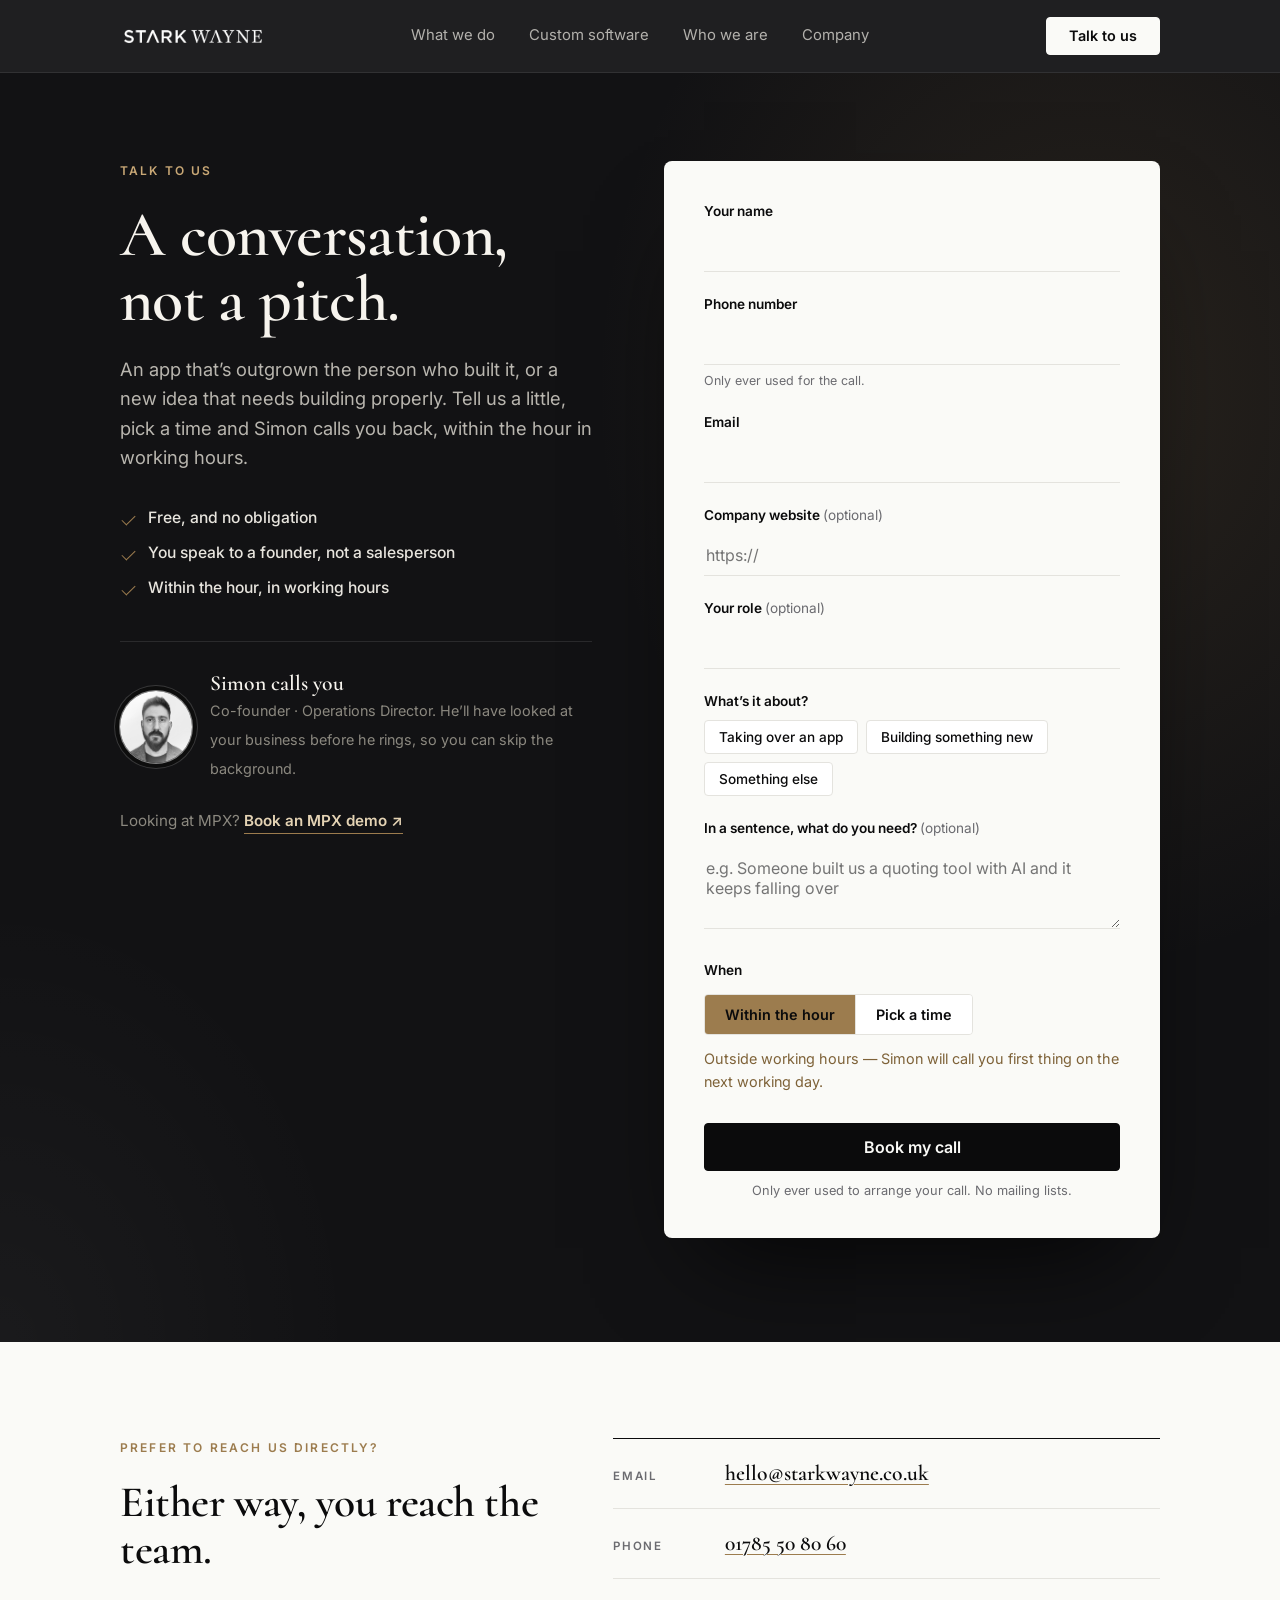
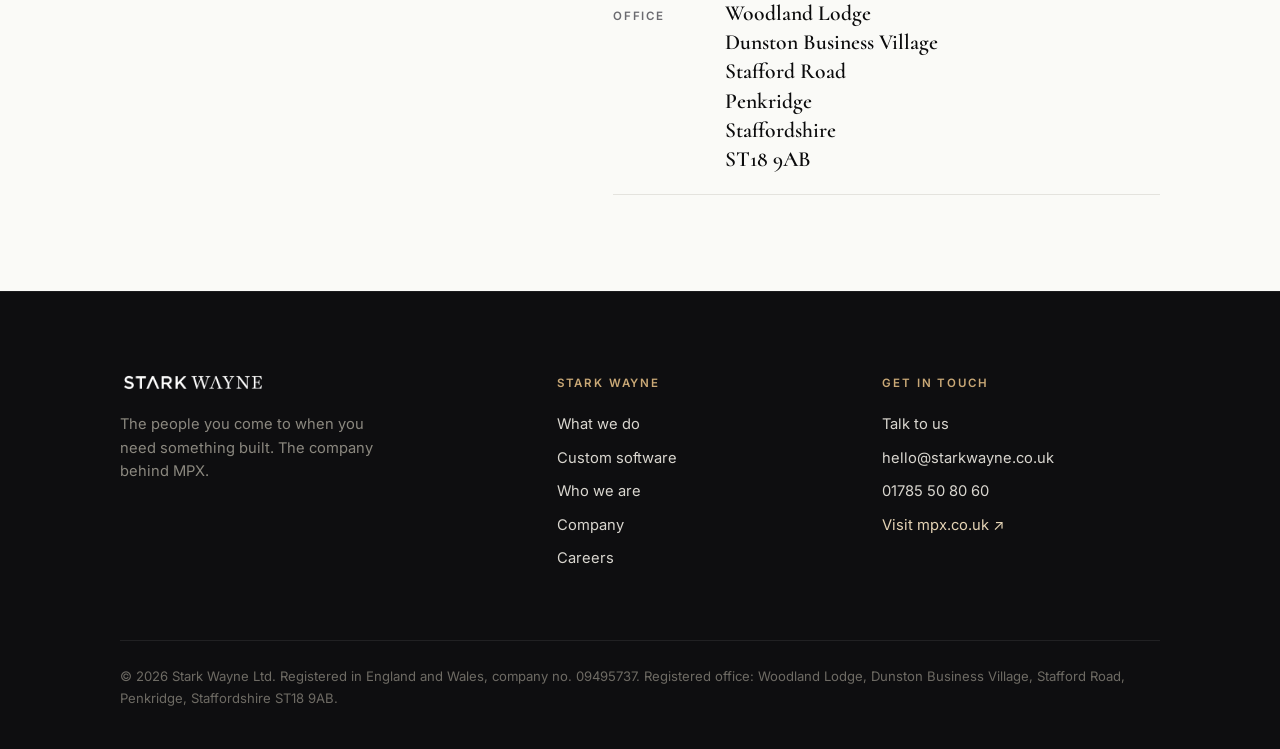
<file: contact.html>
<!DOCTYPE html>
<html lang="en-GB">
<head>
<meta charset="utf-8">
<meta name="viewport" content="width=device-width, initial-scale=1">
<title>Talk to us — Stark Wayne</title>
<meta name="description" content="An app to take over, or a new idea to build properly? Tell us a little and Simon, one of our founders, calls you back.">
<link rel="canonical" href="https://starkwayne.co.uk/contact">
<meta property="og:type" content="website">
<meta property="og:site_name" content="Stark Wayne">
<meta property="og:locale" content="en_GB">
<meta property="og:title" content="Talk to us — Stark Wayne">
<meta property="og:description" content="An app to take over, or a new idea to build properly? Tell us a little and Simon, one of our founders, calls you back.">
<meta property="og:url" content="https://starkwayne.co.uk/contact">
<meta property="og:image" content="https://starkwayne.co.uk/assets/og/contact-v2.jpg">
<meta property="og:image:width" content="2400">
<meta property="og:image:height" content="1260">
<meta property="og:image:alt" content="Talk to us — Stark Wayne">
<meta name="twitter:card" content="summary_large_image">
<meta name="twitter:title" content="Talk to us — Stark Wayne">
<meta name="twitter:description" content="An app to take over, or a new idea to build properly? Tell us a little and Simon, one of our founders, calls you back.">
<meta name="twitter:image" content="https://starkwayne.co.uk/assets/og/contact-v2.jpg">
<meta name="theme-color" content="#121214">
<script type="application/ld+json">{"@context":"https://schema.org","@type":"ContactPage","name":"Talk to us","url":"https://starkwayne.co.uk/contact","about":{"@type":"Organization","name":"Stark Wayne","url":"https://starkwayne.co.uk"}}</script>
<link rel="icon" type="image/png" href="/assets/favicon.png">
<link rel="preconnect" href="https://fonts.googleapis.com">
<link rel="preconnect" href="https://fonts.gstatic.com" crossorigin>
<link href="https://fonts.googleapis.com/css2?family=Cormorant:wght@400;500;600&family=Inter:wght@400;500;600&display=swap" rel="stylesheet">
<link rel="stylesheet" href="/assets/styles.css">
<style>
  /* Contact (2026-11-16): dark hero with the form, then direct details. Form ids unchanged. */
  :root{--brass-soft:#C9A876;--ink2:#121214;--dim:#8B887F;--soft:#B9B6AF;}
  section{padding:0;} section + section{border-top:0;}
  .d{background:var(--ink2);color:var(--soft);position:relative;overflow:hidden;}
  .d .eyebrow{color:var(--brass-soft);}
  .glow{position:absolute;inset:0;pointer-events:none;background:radial-gradient(55% 65% at 85% 25%,rgba(156,124,78,.16),transparent 70%),radial-gradient(40% 50% at 0% 100%,rgba(255,255,255,.035),transparent 70%);}
  .tl{font-family:var(--sans);font-weight:600;text-decoration:none;border-bottom:1px solid var(--brass);padding-bottom:3px;color:#E4D3B4;}
  .c-hero{padding:88px 0 104px;}
  .c-grid{position:relative;display:grid;grid-template-columns:minmax(0,1fr) minmax(0,31rem);gap:72px;align-items:start;}
  .c-hero h1{font-family:var(--serif);font-weight:600;font-size:clamp(2.9rem,5vw,4.6rem);line-height:1.02;color:#F7F4EE;margin:16px 0 22px;letter-spacing:-.01em;}
  .c-hero .lead{color:var(--soft);font-size:1.15rem;line-height:1.6;max-width:32rem;}
  .c-points{list-style:none;margin:28px 0 0;padding:0;}
  .c-points li{position:relative;padding:8px 0 8px 28px;font:500 .98rem var(--sans);color:#E8E5DE;}
  .c-points li::before{content:"";position:absolute;left:2px;top:15px;width:12px;height:6px;border-left:1.5px solid var(--brass);border-bottom:1.5px solid var(--brass);transform:rotate(-45deg);}
  .who2c{display:flex;gap:18px;align-items:center;margin-top:36px;padding-top:28px;border-top:1px solid rgba(255,255,255,.1);max-width:32rem;}
  .who2c img{width:72px;height:72px;border-radius:50%;object-fit:cover;filter:grayscale(1) contrast(1.05);box-shadow:0 0 0 1px var(--brass),0 0 0 5px var(--ink2),0 0 0 6px rgba(156,124,78,.35);flex:none;}
  .who2c b{display:block;font:600 1.35rem var(--serif);color:#F7F4EE;}
  .who2c span{font:400 .9rem/1.5 var(--sans);color:var(--dim);}
  .mpx-note{margin-top:28px;font:400 .95rem var(--sans);color:var(--dim);}
  .c-form .form-card{background:#FAFAF7;border:0;border-radius:8px;padding:40px;box-shadow:0 50px 100px -40px rgba(0,0,0,.8);color:#3a3a3c;position:relative;}
  .c-form .form-card h3{font:600 1.8rem var(--serif);color:var(--onyx);}
  .form-note{text-align:center;font:400 .8rem var(--sans);color:var(--graphite);margin:12px 0 0;}
  .topics{display:flex;flex-wrap:wrap;gap:8px;margin-top:6px;}
  .c-direct{padding:96px 0;}
  .c-direct-grid{display:grid;grid-template-columns:1fr 1.3fr;gap:72px;align-items:start;}
  .c-direct h2{font-family:var(--serif);font-weight:600;font-size:clamp(2rem,3.4vw,2.8rem);line-height:1.08;margin:12px 0 0;color:var(--onyx);}
  .ledger{margin:0;border-top:1px solid var(--onyx);}
  .ledger div{display:grid;grid-template-columns:7rem 1fr;align-items:baseline;padding:20px 0;border-bottom:1px solid var(--mist);}
  .ledger dt{font:600 .72rem var(--sans);letter-spacing:.16em;text-transform:uppercase;color:var(--graphite);}
  .ledger dd{margin:0;font:600 1.35rem/1.35 var(--serif);color:var(--onyx);}
  .ledger a{color:var(--onyx);text-decoration:underline;text-decoration-color:var(--brass);text-underline-offset:4px;text-decoration-thickness:1px;}
  @media (max-width:900px){
    .c-grid,.c-direct-grid{grid-template-columns:1fr;gap:48px;}
    .c-hero{padding:64px 0 80px;}
    .c-form .form-card{padding:28px;}
    .ledger div{grid-template-columns:1fr;gap:6px;}
  }
</style>
</head>
<body>

<header class="nav" id="nav">
  <div class="wrap">
    <a class="brand" href="/" aria-label="Stark Wayne home"><img src="/assets/sw-logo-simple.png" alt="Stark Wayne"></a>
    <nav class="nav-links" aria-label="Main">
      <a href="/#what-we-do">What we do</a>
      <a href="/#custom">Custom software</a>
      <a href="/#who-we-are">Who we are</a>
      <a href="/#company">Company</a>
    </nav>
    <div class="nav-right">
      <a class="btn" href="/contact">Talk to us</a>
      <button class="burger" id="burger" aria-label="Open menu" aria-expanded="false" aria-controls="menu"><span></span><span></span></button>
    </div>
  </div>
</header>
<div class="menu" id="menu">
  <div class="menu-inner">
    <ol>
      <li><a href="/#what-we-do"><b>What we do</b><small>MPX, and software outside it</small></a></li>
      <li><a href="/#custom"><b>Custom software</b><small>Take over an app, or build something new</small></a></li>
      <li><a href="/#who-we-are"><b>Who we are</b><small>Small, senior and still building</small></a></li>
      <li><a href="/#company"><b>Company</b><small>The details, and careers</small></a></li>
      <li><a href="/contact"><b>Contact</b><small>Talk to the people who build it</small></a></li>
    </ol>
    <div class="menu-foot">
      <a class="btn" href="/contact">Talk to us</a>
      <p><a href="mailto:hello@starkwayne.co.uk">hello@starkwayne.co.uk</a><br><a href="tel:+441785508060">01785 50 80 60</a><br><a class="mpx" href="https://www.mpx.co.uk">Visit mpx.co.uk &#8599;</a></p>
    </div>
  </div>
</div>

<main>

  <section class="c-hero d">
    <div class="glow"></div>
    <div class="wrap c-grid">
      <div>
        <p class="eyebrow">Talk to us</p>
        <h1>A conversation,<br>not a pitch.</h1>
        <p class="lead">An app that&rsquo;s outgrown the person who built it, or a new idea that needs building properly. Tell us a little, pick a time and Simon calls you back, within the hour in working hours.</p>
        <ul class="c-points">
          <li>Free, and no obligation</li>
          <li>You speak to a founder, not a salesperson</li>
          <li>Within the hour, in working hours</li>
        </ul>
        <div class="who2c">
          <img src="/assets/simon.png" alt="Simon Belcher">
          <div>
            <b>Simon calls you</b>
            <span>Co-founder &middot; Operations Director. He&rsquo;ll have looked at your business before he rings, so you can skip the background.</span>
          </div>
        </div>
        <p class="mpx-note">Looking at MPX? <a class="tl" href="https://www.mpx.co.uk/book-demo">Book an MPX demo &#8599;</a></p>
      </div>
      <div class="c-form">
        <form class="form-card" id="bookform">
          <div aria-hidden="true" style="position:absolute;left:-9999px;">
            <label>Company<input type="text" id="f-company" tabindex="-1" autocomplete="off"></label>
          </div>
          <div class="field">
            <label>Your name</label>
            <input type="text" id="f-name" required>
          </div>
          <div class="field">
            <label>Phone number</label>
            <input type="tel" id="f-phone" required>
            <div class="hint">Only ever used for the call.</div>
          </div>
          <div class="field">
            <label>Email</label>
            <input type="email" id="f-email" required>
          </div>
          <div class="field">
            <label>Company website <span class="opt">(optional)</span></label>
            <input type="url" id="f-website" placeholder="https://">
          </div>
          <div class="field">
            <label>Your role <span class="opt">(optional)</span></label>
            <input type="text" id="f-role">
          </div>
          <div class="field">
            <label>What&rsquo;s it about?</label>
            <div class="topics" id="topics">
              <button type="button" class="pill" data-t="Taking over an app">Taking over an app</button>
              <button type="button" class="pill" data-t="Building something new">Building something new</button>
              <button type="button" class="pill" data-t="Something else">Something else</button>
            </div>
          </div>
          <div class="field">
            <label>In a sentence, what do you need? <span class="opt">(optional)</span></label>
            <textarea rows="3" id="f-need" placeholder="e.g. Someone built us a quoting tool with AI and it keeps falling over"></textarea>
          </div>
          <div class="field">
            <label>When</label>
            <div class="segmented">
              <button type="button" class="active" id="seg-hour">Within the hour</button>
              <button type="button" id="seg-time">Pick a time</button>
            </div>
            <div class="when-line" id="whenline"></div>
            <div class="scheduler" id="scheduler" hidden>
              <div class="sched-days" id="schedDays"></div>
              <div class="sched-times" id="schedTimes"></div>
              <p class="sched-note">Your preferred time — Simon will call you then; we&rsquo;ll email your acknowledgement now.</p>
            </div>
          </div>
          <button type="submit" class="btn">Book my call</button>
          <p class="form-note">Only ever used to arrange your call. No mailing lists.</p>
        </form>

        <!-- Confirmation (shown on submit) -->
        <div class="form-card" id="bookdone" style="display:none;">
          <p class="eyebrow">Request sent</p>
          <h3>Simon&rsquo;s being notified now.</h3>
          <p>Check your inbox — we&rsquo;ve emailed you an acknowledgement. Simon will call you shortly, and he&rsquo;ll have read anything you sent over before he does.</p>
        </div>

        <!-- Send failed (graceful fallback) -->
        <div class="form-card" id="bookfail" style="display:none;">
          <p class="eyebrow">Hmm &mdash;</p>
          <h3>That didn&rsquo;t go through.</h3>
          <p>Something went wrong sending your request. Reach us directly and we&rsquo;ll sort it right away: <a href="mailto:hello@starkwayne.co.uk">hello@starkwayne.co.uk</a> &middot; 01785 50 80 60.</p>
        </div>

      </div>
    </div>
  </section>

  <section class="c-direct">
    <div class="wrap c-direct-grid">
      <div>
        <p class="eyebrow">Prefer to reach us directly?</p>
        <h2>Either way, you reach the team.</h2>
      </div>
      <dl class="ledger">
        <div><dt>Email</dt><dd><a href="mailto:hello@starkwayne.co.uk">hello@starkwayne.co.uk</a></dd></div>
        <div><dt>Phone</dt><dd><a href="tel:+441785508060">01785 50 80 60</a></dd></div>
        <div><dt>Office</dt><dd>Woodland Lodge<br>Dunston Business Village<br>Stafford Road<br>Penkridge<br>Staffordshire<br>ST18 9AB</dd></div>
      </dl>
    </div>
  </section>

</main>

<footer class="foot">
  <div class="wrap">
    <div class="foot-grid">
      <div>
        <img src="/assets/sw-logo-simple.png" alt="Stark Wayne">
        <p>The people you come to when you need something built. The company behind MPX.</p>
      </div>
      <div>
        <h4>Stark Wayne</h4>
        <a href="/#what-we-do">What we do</a>
        <a href="/#custom">Custom software</a>
        <a href="/#who-we-are">Who we are</a>
        <a href="/#company">Company</a>
        <a href="/#careers">Careers</a>
      </div>
      <div>
        <h4>Get in touch</h4>
        <a href="/contact">Talk to us</a>
        <a href="mailto:hello@starkwayne.co.uk">hello@starkwayne.co.uk</a>
        <a href="tel:+441785508060">01785 50 80 60</a>
        <a class="mpx" href="https://www.mpx.co.uk">Visit mpx.co.uk &#8599;</a>
      </div>
    </div>
    <div class="foot-legal">
      <span>&copy; <span id="yr">2026</span> Stark Wayne Ltd. Registered in England and Wales, company no. 09495737. Registered office: Woodland Lodge, Dunston Business Village, Stafford Road, Penkridge, Staffordshire ST18 9AB.</span>
    </div>
  </div>
</footer>

<script>
(function(){
  var hourBtn = document.getElementById('seg-hour');
  var timeBtn = document.getElementById('seg-time');
  var line    = document.getElementById('whenline');
  var sched   = document.getElementById('scheduler');
  var daysEl  = document.getElementById('schedDays');
  var timesEl = document.getElementById('schedTimes');
  var chosen  = { day:null, time:null };

  function fmt(d){ var h=d.getHours(),m=d.getMinutes(),ap=h<12?'am':'pm',hh=h%12; if(hh===0)hh=12; return hh+':'+(m<10?'0':'')+m+ap; }
  function inHours(d){ var g=d.getDay(),h=d.getHours(); return g>=1&&g<=5&&h>=9&&h<17&&!(h>=12&&h<14); }
  function slotLabel(h,m){ var ap=h<12?'am':'pm',hh=h%12; if(hh===0)hh=12; return hh+':'+(m<10?'0':'')+m+ap; }

  function renderHour(){
    var now=new Date();
    if(inHours(now)){ var by=new Date(now.getTime()+3600000); line.textContent="It’s "+fmt(now)+" — Simon will call you by "+fmt(by)+" today."; }
    else { line.textContent="Outside working hours — Simon will call you first thing on the next working day."; }
  }

  var SLOTS=[[9,0],[9,30],[10,0],[10,30],[11,0],[11,30],[14,0],[14,30],[15,0],[15,30],[16,0],[16,30]];
  var DAYS=['Sun','Mon','Tue','Wed','Thu','Fri','Sat'];

  function slotsFor(date){
    var now=new Date(), isToday=date.toDateString()===now.toDateString(), out=[];
    for(var i=0;i<SLOTS.length;i++){
      if(isToday){ var s=new Date(date); s.setHours(SLOTS[i][0],SLOTS[i][1],0,0); if(s.getTime() < now.getTime()+30*60000) continue; }
      out.push(SLOTS[i]);
    }
    return out;
  }

  function renderTimes(date){
    timesEl.innerHTML=''; chosen.time=null;
    slotsFor(date).forEach(function(sl){
      var b=document.createElement('button'); b.type='button'; b.className='pill'; b.textContent=slotLabel(sl[0],sl[1]);
      b.addEventListener('click',function(){
        Array.prototype.forEach.call(timesEl.children,function(c){c.classList.remove('active');});
        b.classList.add('active'); chosen.time=b.textContent;
      });
      timesEl.appendChild(b);
    });
  }

  function buildDays(){
    daysEl.innerHTML=''; timesEl.innerHTML=''; chosen.day=null; chosen.time=null;
    var base=new Date(); base.setHours(0,0,0,0);
    var today=new Date(); today.setHours(0,0,0,0);
    var tomorrow=new Date(today); tomorrow.setDate(today.getDate()+1);
    var picked=0, off=0;
    while(picked<5 && off<21){
      var day=new Date(base); day.setDate(base.getDate()+off); off++;
      var g=day.getDay(); if(g===0||g===6) continue;
      if(day.toDateString()===(new Date()).toDateString() && slotsFor(day).length===0) continue;
      var label = day.getTime()===today.getTime() ? 'Today' : (day.getTime()===tomorrow.getTime() ? 'Tomorrow' : DAYS[g]+' '+day.getDate());
      (function(dd,lab){
        var b=document.createElement('button'); b.type='button'; b.className='pill'; b.textContent=lab;
        b.addEventListener('click',function(){
          Array.prototype.forEach.call(daysEl.children,function(c){c.classList.remove('active');});
          b.classList.add('active'); chosen.day=lab; renderTimes(dd);
        });
        daysEl.appendChild(b);
      })(day,label);
      picked++;
    }
  }

  hourBtn.addEventListener('click',function(){ hourBtn.classList.add('active'); timeBtn.classList.remove('active'); sched.hidden=true; line.style.display=''; renderHour(); });
  timeBtn.addEventListener('click',function(){ timeBtn.classList.add('active'); hourBtn.classList.remove('active'); line.style.display='none'; sched.hidden=false; if(!daysEl.children.length) buildDays(); });
  renderHour();

  var form=document.getElementById('bookform');
  form.addEventListener('submit',function(e){
    e.preventDefault();
    var v=function(id){ var el=document.getElementById(id); return el?el.value.trim():''; };
    var whenVal = timeBtn.classList.contains('active')
      ? (chosen.day && chosen.time ? chosen.day+', '+chosen.time : 'A specific time (to confirm)')
      : 'Within the hour';
    var tp=document.querySelector('#topics .pill.active'); var topic=tp ? tp.getAttribute('data-t') : '';
    var needText=[topic, v('f-need')].filter(Boolean).join(': ');
    var payload={ name:v('f-name'), phone:v('f-phone'), email:v('f-email'), website:v('f-website'), role:v('f-role'), need:needText, when:whenVal, company_hp:v('f-company') };
    var btn=form.querySelector('button[type=submit]');
    btn.disabled=true; btn.textContent='Sending…';
    var reveal=function(id){ form.style.display='none'; document.getElementById(id).style.display='block'; var el=document.getElementById(id); window.scrollTo({top:el.getBoundingClientRect().top+window.scrollY-110,behavior:'smooth'}); };
    fetch('/api/book',{method:'POST',headers:{'content-type':'application/json'},body:JSON.stringify(payload)})
      .then(function(r){ reveal(r.ok?'bookdone':'bookfail'); })
      .catch(function(){ reveal('bookfail'); });
  });
})();
</script>

<script>
document.querySelectorAll('#topics .pill').forEach(function(b){
  b.addEventListener('click',function(){
    document.querySelectorAll('#topics .pill').forEach(function(x){x.classList.remove('active');});
    b.classList.add('active');
  });
});
</script>
<script src="/assets/reveal.js" defer></script>
<script src="/assets/nav.js" defer></script>
</body>
</html>
</file>
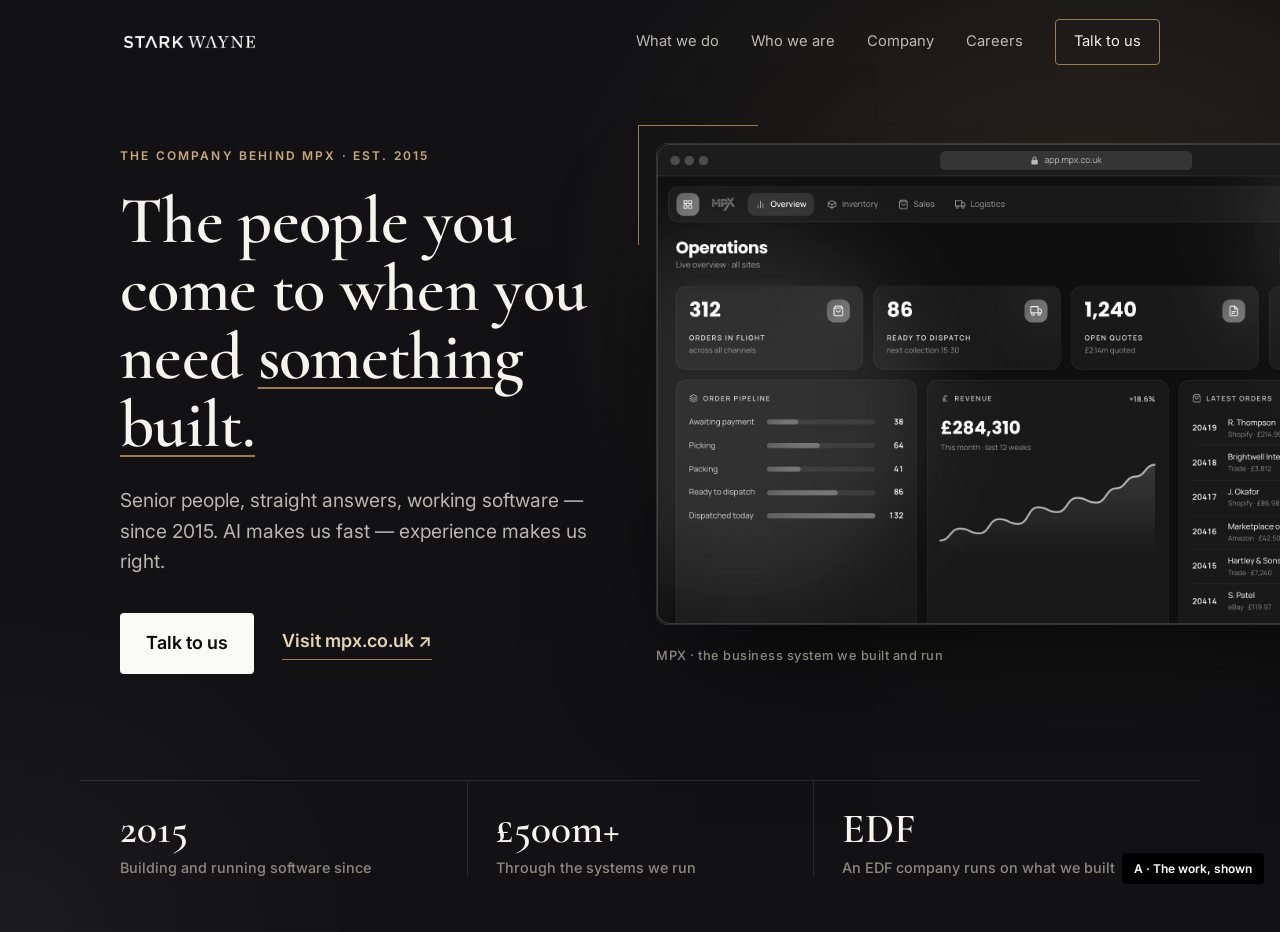
<file: mocks/hero-a.html>
<!DOCTYPE html><html lang="en-GB"><head><meta charset="utf-8"><meta name="viewport" content="width=device-width, initial-scale=1"><meta name="robots" content="noindex">
<title>SW hero mock A</title>
<link href="https://fonts.googleapis.com/css2?family=Cormorant:wght@400;500;600;700&family=Inter:wght@400;500;600&display=swap" rel="stylesheet">
<link rel="stylesheet" href="../assets/styles.css">
<style>
:root{--brass-soft:#C9A876;}
body{margin:0}
.nav2{position:absolute;top:0;left:0;right:0;z-index:5;}
.nav2 .wrap{display:flex;justify-content:space-between;align-items:center;height:84px;}
.nav2 img{height:20px;}
.nav2 nav{display:flex;gap:32px;align-items:center;font-family:var(--sans);font-size:.92rem;}
.nav2 nav a{color:inherit;text-decoration:none;opacity:.75}
.nav2 .cta-s{opacity:1;border:1px solid var(--brass);padding:10px 18px;border-radius:4px;}
.rot{text-decoration:underline;text-decoration-color:var(--brass);text-decoration-thickness:2px;text-underline-offset:.14em;}
.btn-p{display:inline-block;font-family:var(--sans);font-weight:600;padding:16px 26px;border-radius:4px;text-decoration:none;}
.ghost-l{font-family:var(--sans);font-weight:600;text-decoration:none;border-bottom:1px solid var(--brass);padding-bottom:3px;}
.tag{position:fixed;bottom:16px;right:16px;background:#000;color:#fff;font:600 12px Inter;padding:8px 12px;border-radius:4px;z-index:99}
</style></head><body><header class="nav2" style="color:#F2EFE8"><div class="wrap"><img src="../assets/sw-logo-simple.png" style="height:20px;filter:invert(1)" alt="Stark Wayne"><nav><a href="#">What we do</a><a href="#">Who we are</a><a href="#">Company</a><a href="#">Careers</a><a class="cta-s" href="#">Talk to us</a></nav></div></header>
<section style="background:#121214;color:#C9C9C6;position:relative;overflow:hidden;padding:0;">
  <div style="position:absolute;inset:0;background:radial-gradient(60% 70% at 85% 30%,rgba(156,124,78,.18),transparent 70%),radial-gradient(40% 50% at 0% 100%,rgba(255,255,255,.04),transparent 70%)"></div>
  <div class="wrap" style="position:relative;display:grid;grid-template-columns:30rem minmax(0,1fr);gap:56px;align-items:center;min-height:780px;padding-top:120px;padding-bottom:80px;">
    <div>
      <p class="eyebrow" style="color:var(--brass-soft)">The company behind MPX · Est. 2015</p>
      <h1 style="font-family:var(--serif);font-weight:600;font-size:clamp(3rem,5.2vw,5rem);line-height:1.02;color:#F7F4EE;margin:20px 0 26px;letter-spacing:-.01em">The people you come to when you need <span class="rot">something built.</span></h1>
      <p style="font-family:var(--sans);font-size:1.2rem;line-height:1.6;max-width:34rem;color:#B9B6AF">Senior people, straight answers, working software — since 2015. AI makes us fast — experience makes us right.</p>
      <div style="display:flex;gap:28px;align-items:center;margin-top:36px"><a class="btn-p" style="background:#FAFAF7;color:#0B0B0C" href="#">Talk to us</a><a class="ghost-l" style="color:#E4D3B4" href="#">Visit mpx.co.uk ↗</a></div>
    </div>
    <div style="position:relative;min-width:0;">
      <div style="position:absolute;left:-18px;top:-18px;width:120px;height:120px;border-left:1px solid var(--brass);border-top:1px solid var(--brass)"></div>
      <img src="mpx-screen-mono.jpg" alt="" style="width:820px;max-width:none;border-radius:10px;border:1px solid rgba(255,255,255,.12);box-shadow:0 60px 120px -40px rgba(0,0,0,.8)">
      <p style="font:500 .8rem Inter;color:#8B887F;margin-top:14px;letter-spacing:.04em">MPX · the business system we built and run</p>
    </div>
  </div>
  <div class="wrap" style="position:relative;display:grid;grid-template-columns:repeat(3,1fr);border-top:1px solid rgba(255,255,255,.1);padding-bottom:56px"><div style="padding:28px 28px 0 0;"><div style="font-family:var(--serif);font-weight:600;font-size:2.6rem;color:#F7F4EE;line-height:1">2015</div><div style="font:500 .9rem Inter;color:#8B887F;margin-top:8px">Building and running software since</div></div><div style="padding:28px 28px 0 0;border-left:1px solid rgba(255,255,255,.1);padding-left:28px;"><div style="font-family:var(--serif);font-weight:600;font-size:2.6rem;color:#F7F4EE;line-height:1">£500m+</div><div style="font:500 .9rem Inter;color:#8B887F;margin-top:8px">Through the systems we run</div></div><div style="padding:28px 28px 0 0;border-left:1px solid rgba(255,255,255,.1);padding-left:28px;"><div style="font-family:var(--serif);font-weight:600;font-size:2.6rem;color:#F7F4EE;line-height:1">EDF</div><div style="font:500 .9rem Inter;color:#8B887F;margin-top:8px">An EDF company runs on what we built</div></div></div>
</section><div class="tag">A · The work, shown</div></body></html>
</file>
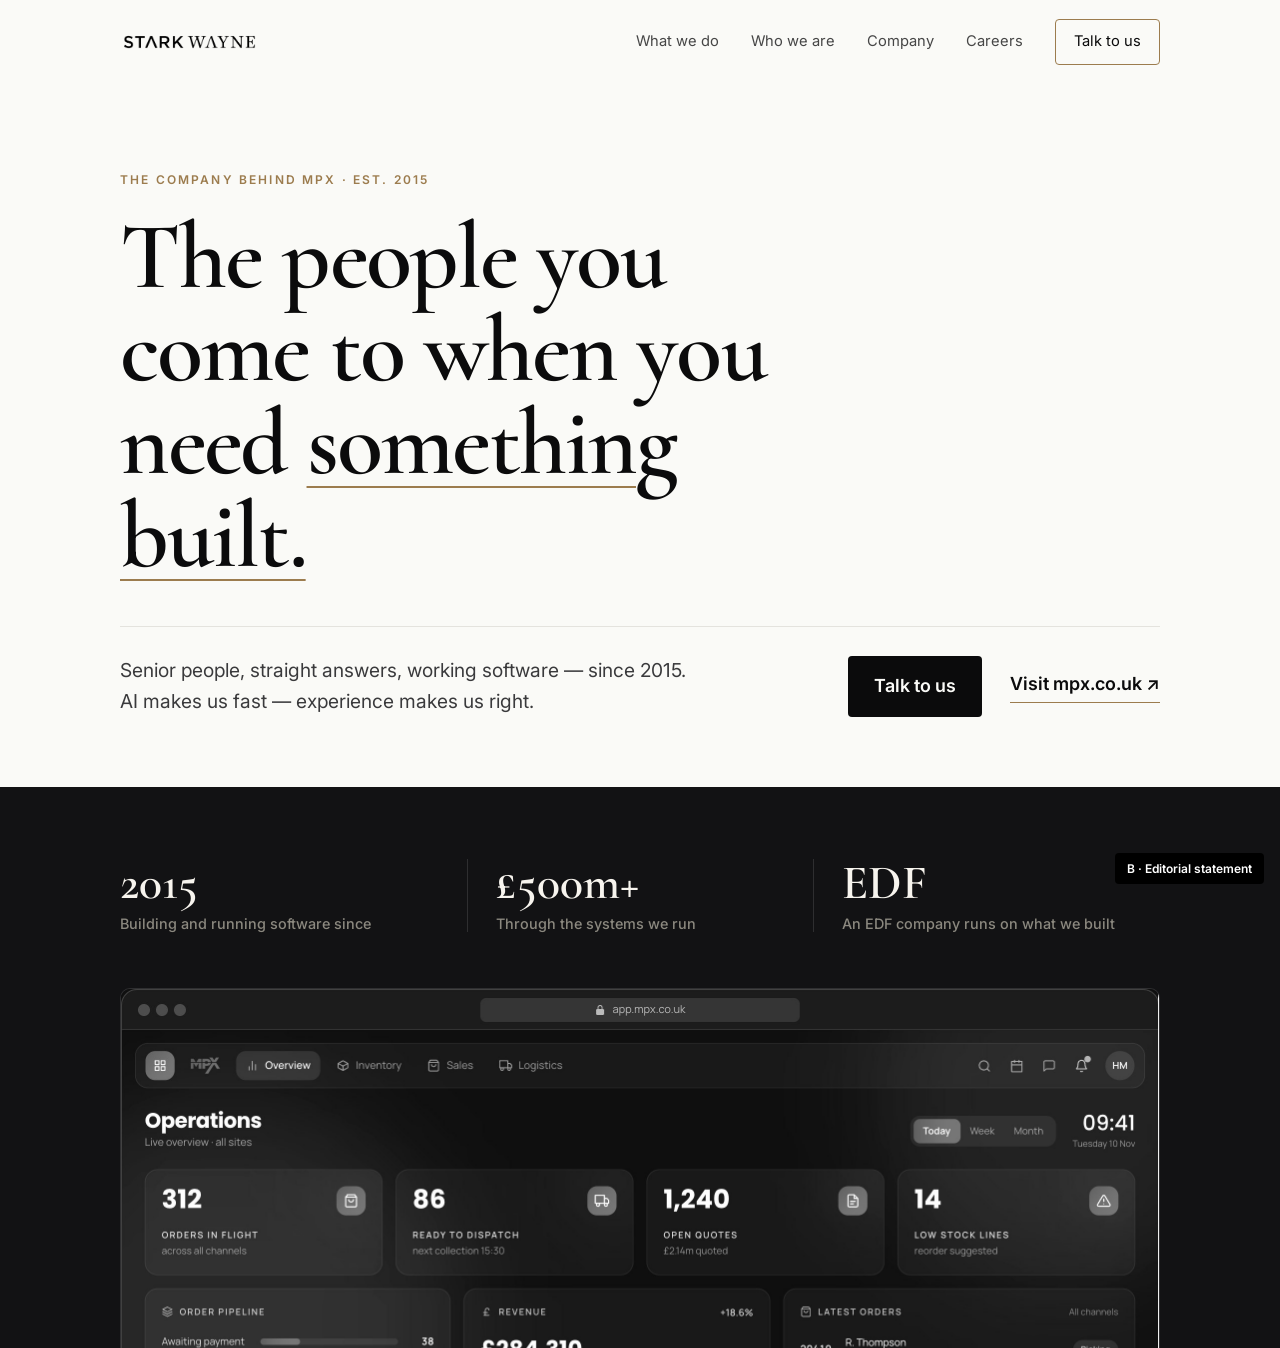
<file: mocks/hero-b.html>
<!DOCTYPE html><html lang="en-GB"><head><meta charset="utf-8"><meta name="viewport" content="width=device-width, initial-scale=1"><meta name="robots" content="noindex">
<title>SW hero mock B</title>
<link href="https://fonts.googleapis.com/css2?family=Cormorant:wght@400;500;600;700&family=Inter:wght@400;500;600&display=swap" rel="stylesheet">
<link rel="stylesheet" href="../assets/styles.css">
<style>
:root{--brass-soft:#C9A876;}
body{margin:0}
.nav2{position:absolute;top:0;left:0;right:0;z-index:5;}
.nav2 .wrap{display:flex;justify-content:space-between;align-items:center;height:84px;}
.nav2 img{height:20px;}
.nav2 nav{display:flex;gap:32px;align-items:center;font-family:var(--sans);font-size:.92rem;}
.nav2 nav a{color:inherit;text-decoration:none;opacity:.75}
.nav2 .cta-s{opacity:1;border:1px solid var(--brass);padding:10px 18px;border-radius:4px;}
.rot{text-decoration:underline;text-decoration-color:var(--brass);text-decoration-thickness:2px;text-underline-offset:.14em;}
.btn-p{display:inline-block;font-family:var(--sans);font-weight:600;padding:16px 26px;border-radius:4px;text-decoration:none;}
.ghost-l{font-family:var(--sans);font-weight:600;text-decoration:none;border-bottom:1px solid var(--brass);padding-bottom:3px;}
.tag{position:fixed;bottom:16px;right:16px;background:#000;color:#fff;font:600 12px Inter;padding:8px 12px;border-radius:4px;z-index:99}
</style></head><body><header class="nav2" style="color:#0B0B0C"><div class="wrap"><img src="../assets/sw-logo-simple.png" alt="Stark Wayne"><nav><a href="#">What we do</a><a href="#">Who we are</a><a href="#">Company</a><a href="#">Careers</a><a class="cta-s" href="#">Talk to us</a></nav></div></header>
<section style="background:#FAFAF7;padding:0;">
  <div class="wrap" style="padding-top:170px;padding-bottom:70px;">
    <p class="eyebrow">The company behind MPX · Est. 2015</p>
    <h1 style="font-family:var(--serif);font-weight:600;font-size:clamp(3.4rem,7.4vw,7.2rem);line-height:.98;color:#0B0B0C;margin:22px 0 0;letter-spacing:-.02em;max-width:15ch">The people you come to when you need <span class="rot">something built.</span></h1>
    <div style="display:grid;grid-template-columns:1fr auto;gap:40px;align-items:end;margin-top:44px;border-top:1px solid var(--mist);padding-top:28px">
      <p style="font-family:var(--sans);font-size:1.2rem;line-height:1.6;max-width:36rem;color:#3a3a3c;margin:0">Senior people, straight answers, working software — since 2015. AI makes us fast — experience makes us right.</p>
      <div style="display:flex;gap:28px;align-items:center"><a class="btn-p" style="background:#0B0B0C;color:#FAFAF7" href="#">Talk to us</a><a class="ghost-l" style="color:#0B0B0C" href="#">Visit mpx.co.uk ↗</a></div>
    </div>
  </div>
  <div style="background:#121214;padding:72px 0 0;overflow:hidden">
    <div class="wrap" style="display:grid;grid-template-columns:repeat(3,1fr);gap:0;margin-bottom:56px"><div style="padding:0 28px 0 0;"><div style="font-family:var(--serif);font-weight:600;font-size:3rem;color:#F7F4EE;line-height:1">2015</div><div style="font:500 .9rem Inter;color:#8B887F;margin-top:8px">Building and running software since</div></div><div style="padding:0 28px 0 0;border-left:1px solid rgba(255,255,255,.12);padding-left:28px;"><div style="font-family:var(--serif);font-weight:600;font-size:3rem;color:#F7F4EE;line-height:1">£500m+</div><div style="font:500 .9rem Inter;color:#8B887F;margin-top:8px">Through the systems we run</div></div><div style="padding:0 28px 0 0;border-left:1px solid rgba(255,255,255,.12);padding-left:28px;"><div style="font-family:var(--serif);font-weight:600;font-size:3rem;color:#F7F4EE;line-height:1">EDF</div><div style="font:500 .9rem Inter;color:#8B887F;margin-top:8px">An EDF company runs on what we built</div></div></div>
    <div class="wrap"><img src="mpx-screen-mono.jpg" alt="" style="display:block;width:100%;height:360px;object-fit:cover;object-position:top;border-radius:10px 10px 0 0;border:1px solid rgba(255,255,255,.12);border-bottom:0"></div>
  </div>
</section><div class="tag">B · Editorial statement</div></body></html>
</file>
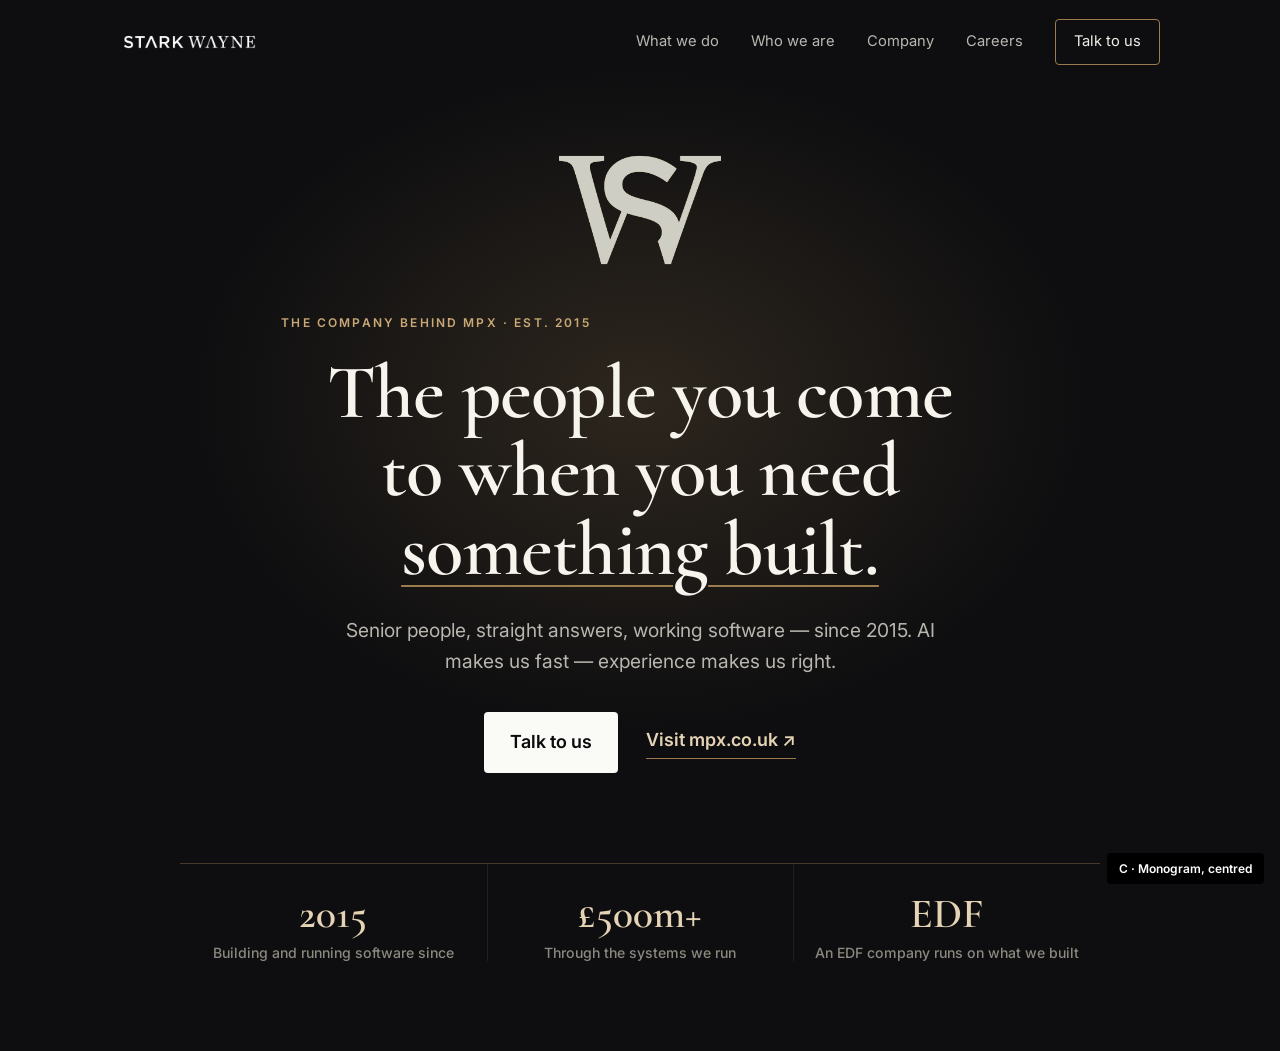
<file: mocks/hero-c.html>
<!DOCTYPE html><html lang="en-GB"><head><meta charset="utf-8"><meta name="viewport" content="width=device-width, initial-scale=1"><meta name="robots" content="noindex">
<title>SW hero mock C</title>
<link href="https://fonts.googleapis.com/css2?family=Cormorant:wght@400;500;600;700&family=Inter:wght@400;500;600&display=swap" rel="stylesheet">
<link rel="stylesheet" href="../assets/styles.css">
<style>
:root{--brass-soft:#C9A876;}
body{margin:0}
.nav2{position:absolute;top:0;left:0;right:0;z-index:5;}
.nav2 .wrap{display:flex;justify-content:space-between;align-items:center;height:84px;}
.nav2 img{height:20px;}
.nav2 nav{display:flex;gap:32px;align-items:center;font-family:var(--sans);font-size:.92rem;}
.nav2 nav a{color:inherit;text-decoration:none;opacity:.75}
.nav2 .cta-s{opacity:1;border:1px solid var(--brass);padding:10px 18px;border-radius:4px;}
.rot{text-decoration:underline;text-decoration-color:var(--brass);text-decoration-thickness:2px;text-underline-offset:.14em;}
.btn-p{display:inline-block;font-family:var(--sans);font-weight:600;padding:16px 26px;border-radius:4px;text-decoration:none;}
.ghost-l{font-family:var(--sans);font-weight:600;text-decoration:none;border-bottom:1px solid var(--brass);padding-bottom:3px;}
.tag{position:fixed;bottom:16px;right:16px;background:#000;color:#fff;font:600 12px Inter;padding:8px 12px;border-radius:4px;z-index:99}
</style></head><body><header class="nav2" style="color:#F2EFE8"><div class="wrap"><img src="../assets/sw-logo-simple.png" style="height:20px;filter:invert(1)" alt="Stark Wayne"><nav><a href="#">What we do</a><a href="#">Who we are</a><a href="#">Company</a><a href="#">Careers</a><a class="cta-s" href="#">Talk to us</a></nav></div></header>
<section style="background:#0E0E10;color:#C9C9C6;position:relative;overflow:hidden;padding:0;text-align:center">
  <div style="position:absolute;inset:0;background:radial-gradient(50% 45% at 50% 38%,rgba(156,124,78,.22),transparent 70%)"></div>
  <div class="wrap" style="position:relative;padding-top:150px;padding-bottom:90px;max-width:1000px">
    <img src="../assets/sw-logo-monogram.png" alt="" style="height:120px;filter:invert(1) sepia(.5) saturate(1.6) hue-rotate(-12deg) brightness(.85);opacity:.95">
    <p class="eyebrow" style="color:var(--brass-soft);margin-top:34px">The company behind MPX · Est. 2015</p>
    <h1 style="font-family:var(--serif);font-weight:600;font-size:clamp(3rem,6vw,5.6rem);line-height:1.02;color:#F7F4EE;margin:18px auto 26px;letter-spacing:-.01em;max-width:18ch">The people you come to when you need <span class="rot">something built.</span></h1>
    <p style="font-family:var(--sans);font-size:1.2rem;line-height:1.6;max-width:38rem;margin:0 auto;color:#B9B6AF">Senior people, straight answers, working software — since 2015. AI makes us fast — experience makes us right.</p>
    <div style="display:flex;gap:28px;align-items:center;justify-content:center;margin-top:36px"><a class="btn-p" style="background:#FAFAF7;color:#0B0B0C" href="#">Talk to us</a><a class="ghost-l" style="color:#E4D3B4" href="#">Visit mpx.co.uk ↗</a></div>
    <div style="display:grid;grid-template-columns:repeat(3,1fr);margin-top:90px;border-top:1px solid rgba(156,124,78,.4);"><div style="padding:30px 20px 0;"><div style="font-family:var(--serif);font-weight:600;font-size:2.6rem;color:#E4D3B4;line-height:1">2015</div><div style="font:500 .88rem Inter;color:#8B887F;margin-top:8px">Building and running software since</div></div><div style="padding:30px 20px 0;border-left:1px solid rgba(255,255,255,.08);"><div style="font-family:var(--serif);font-weight:600;font-size:2.6rem;color:#E4D3B4;line-height:1">£500m+</div><div style="font:500 .88rem Inter;color:#8B887F;margin-top:8px">Through the systems we run</div></div><div style="padding:30px 20px 0;border-left:1px solid rgba(255,255,255,.08);"><div style="font-family:var(--serif);font-weight:600;font-size:2.6rem;color:#E4D3B4;line-height:1">EDF</div><div style="font:500 .88rem Inter;color:#8B887F;margin-top:8px">An EDF company runs on what we built</div></div></div>
  </div>
</section><div class="tag">C · Monogram, centred</div></body></html>
</file>
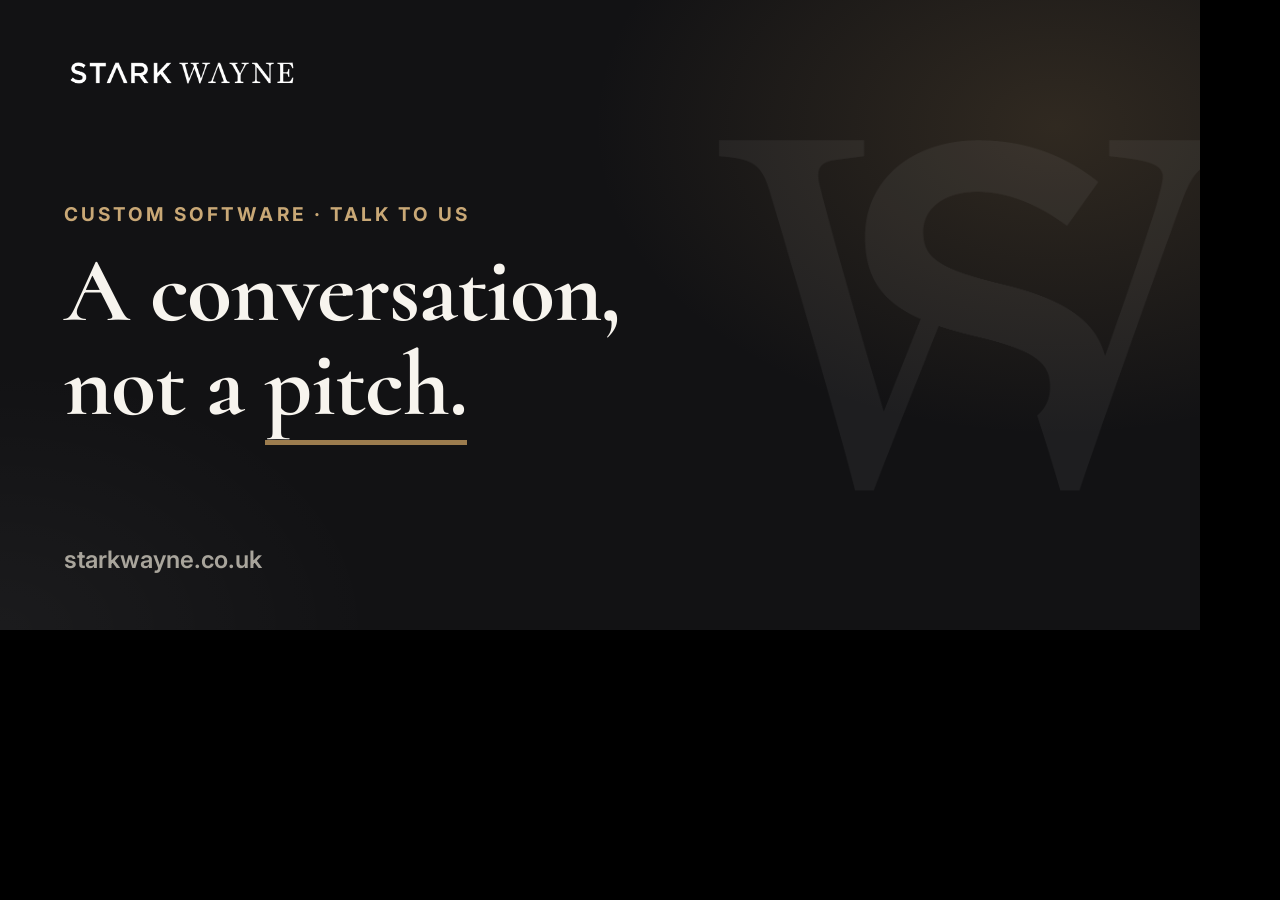
<file: mocks/og/contact.html>
<!DOCTYPE html><html><head><meta charset="utf-8">
<link href="https://fonts.googleapis.com/css2?family=Cormorant:wght@700&family=Inter:wght@600;700&display=swap" rel="stylesheet">
<style>
body{margin:0;background:#000}
#card{position:relative;width:1200px;height:630px;overflow:hidden;background:#121214;color:#B9B6AF;font-family:Inter,sans-serif}
.glow{position:absolute;inset:0;background:radial-gradient(55% 70% at 88% 20%,rgba(156,124,78,.22),transparent 70%),radial-gradient(45% 60% at 0% 100%,rgba(255,255,255,.04),transparent 70%)}
.mark{position:absolute;right:-60px;top:50%;transform:translateY(-50%);width:560px;filter:invert(1);opacity:.05}
.shot{position:absolute;left:640px;top:150px;width:720px;border-radius:10px;border:1px solid rgba(255,255,255,.14);box-shadow:0 40px 80px -30px rgba(0,0,0,.9)}
.frame{position:absolute;left:622px;top:132px;width:90px;height:90px;border-left:1.5px solid #9C7C4E;border-top:1.5px solid #9C7C4E}
.txt{position:absolute;left:64px;top:56px;bottom:56px;width:900px;display:flex;flex-direction:column;justify-content:space-between}
.logo{height:34px;filter:invert(1);align-self:flex-start}
.eb{font:700 19px Inter;letter-spacing:.16em;text-transform:uppercase;color:#C9A876}
h1{font:700 92px/1.02 Cormorant,serif;color:#F7F4EE;margin:18px 0 0;letter-spacing:-.01em}
h1 u{text-decoration:none;border-bottom:5px solid #9C7C4E}
.foot{font:600 24px Inter;color:#A9A59C}
</style></head><body><div id="card"><div class="glow"></div><img class="mark" src="../../assets/sw-logo-monogram.png">
<div class="txt"><img class="logo" src="../../assets/sw-logo-simple.png"><div><div class="eb">Custom software · Talk to us</div><h1>A conversation,<br>not a <u>pitch.</u></h1></div><div class="foot">starkwayne.co.uk</div></div></div></body></html>
</file>
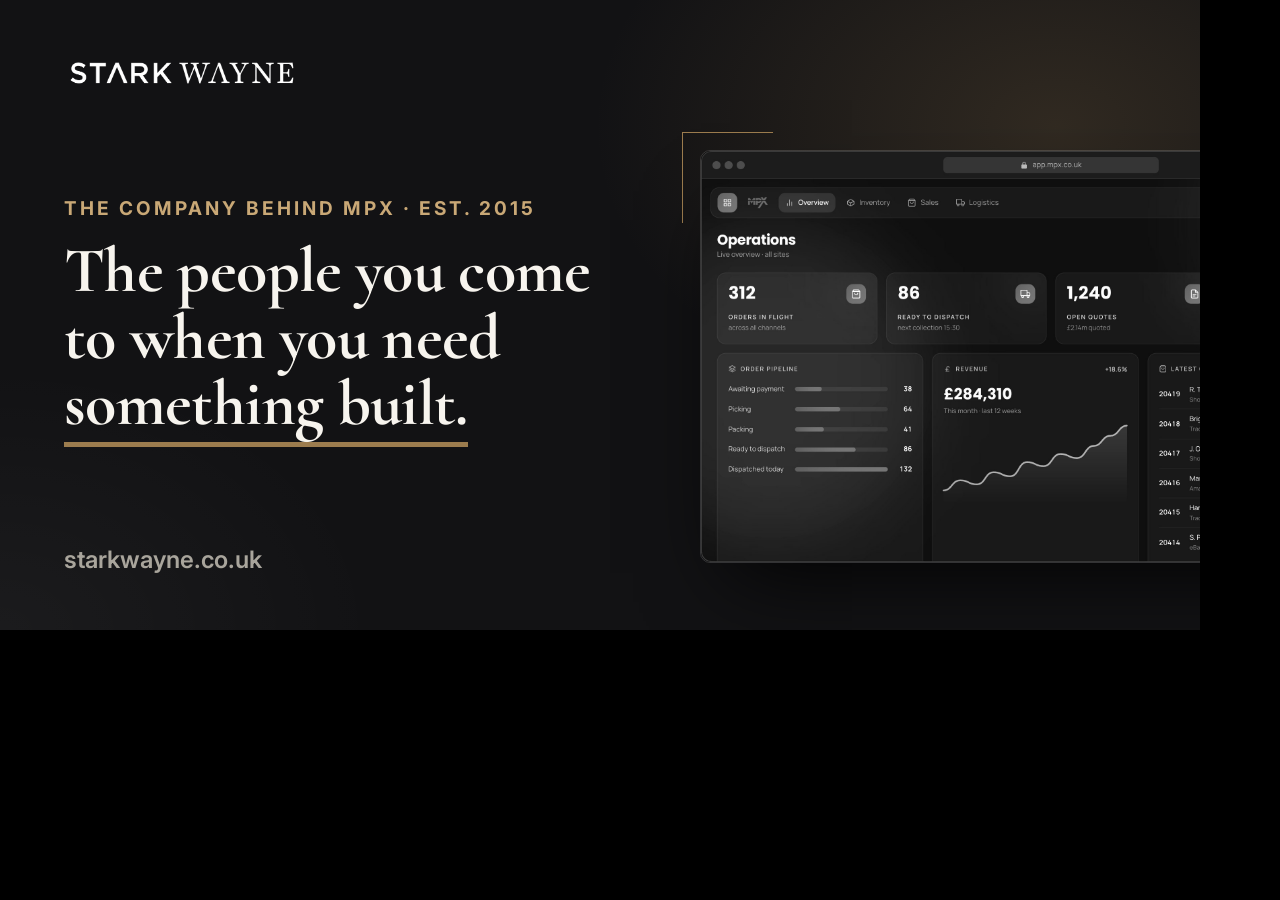
<file: mocks/og/home.html>
<!DOCTYPE html><html><head><meta charset="utf-8">
<link href="https://fonts.googleapis.com/css2?family=Cormorant:wght@700&family=Inter:wght@600;700&display=swap" rel="stylesheet">
<style>
body{margin:0;background:#000}
#card{position:relative;width:1200px;height:630px;overflow:hidden;background:#121214;color:#B9B6AF;font-family:Inter,sans-serif}
.glow{position:absolute;inset:0;background:radial-gradient(55% 70% at 88% 20%,rgba(156,124,78,.22),transparent 70%),radial-gradient(45% 60% at 0% 100%,rgba(255,255,255,.04),transparent 70%)}
.mark{position:absolute;right:-60px;top:50%;transform:translateY(-50%);width:560px;filter:invert(1);opacity:.05}
.shot{position:absolute;left:700px;top:150px;width:700px;border-radius:10px;border:1px solid rgba(255,255,255,.14);box-shadow:0 40px 80px -30px rgba(0,0,0,.9)}
.frame{position:absolute;left:682px;top:132px;width:90px;height:90px;border-left:1.5px solid #9C7C4E;border-top:1.5px solid #9C7C4E}
.txt{position:absolute;left:64px;top:56px;bottom:56px;width:590px;display:flex;flex-direction:column;justify-content:space-between}
.logo{height:34px;filter:invert(1);align-self:flex-start}
.eb{font:700 19px Inter;letter-spacing:.16em;text-transform:uppercase;color:#C9A876}
h1{font:700 64px/1.04 Cormorant,serif;color:#F7F4EE;margin:18px 0 0;letter-spacing:-.01em}
h1 u{text-decoration:none;border-bottom:5px solid #9C7C4E}
.foot{font:600 24px Inter;color:#A9A59C}
</style></head><body><div id="card"><div class="glow"></div><div class="frame"></div><img class="shot" src="../../assets/mpx-screen-mono.jpg">
<div class="txt"><img class="logo" src="../../assets/sw-logo-simple.png"><div><div class="eb">The company behind MPX · Est. 2015</div><h1>The people you come to when you need <u>something built.</u></h1></div><div class="foot">starkwayne.co.uk</div></div></div></body></html>
</file>
<file: assets/styles.css>
/* Stark Wayne — website prototype
   Design system per BrAIns/brand/guidelines.md (v1.1): Brass accent, Cormorant 600 headline,
   Inter body, hairlines over boxes, restraint. Tokens mirror the brand exactly. */

:root{
  --onyx:#0B0B0C; --ink:#1A1A1D; --paper:#FAFAF7; --white:#FFFFFF;
  --graphite:#6B6B70; --mist:#E4E3DE; --brass:#9C7C4E; --brassink:#7E6238;
  --serif:'Cormorant', Georgia, 'Times New Roman', serif;
  --sans:'Inter', -apple-system, BlinkMacSystemFont, 'Segoe UI', Helvetica, Arial, sans-serif;
  --measure:64ch;
}

*{box-sizing:border-box;}
html{scroll-behavior:smooth;}
body{margin:0;background:var(--paper);color:var(--onyx);font-family:var(--sans);
  font-size:18px;line-height:1.6;-webkit-font-smoothing:antialiased;text-rendering:optimizeLegibility;}

/* Typography — every heading is Cormorant 600, tight tracking, sentence case */
h1,h2,h3{font-family:var(--serif);font-weight:600;line-height:1.08;letter-spacing:-.01em;margin:0 0 .35em;}
h1{font-size:clamp(2.6rem,5vw,3.157rem);}
h2{font-size:clamp(2rem,4vw,2.369rem);}
h3{font-size:1.777rem;}
p{max-width:var(--measure);margin:0 0 1.1em;}
a{color:var(--onyx);text-decoration-color:var(--brass);text-underline-offset:3px;}
small{color:var(--graphite);font-size:.75rem;}
.wrap{max-width:1120px;margin:0 auto;padding:0 40px;}
.narrow{max-width:760px;}

.eyebrow{font-family:var(--sans);font-size:.75rem;letter-spacing:.18em;text-transform:uppercase;
  color:var(--brass);font-weight:600;margin:0 0 22px;}

/* Buttons — primary Onyx → full Brass on hover; a light variant for dark sections */
.btn{display:inline-block;font-family:var(--sans);font-weight:600;font-size:1rem;line-height:1;
  padding:15px 30px;border-radius:4px;border:1px solid var(--onyx);background:var(--onyx);
  color:var(--paper);text-decoration:none;cursor:pointer;transition:background .15s,color .15s,border-color .15s;}
.btn:hover{background:var(--brass);border-color:var(--brass);color:var(--onyx);}
.btn:focus-visible{outline:2px solid var(--brass);outline-offset:3px;}
.btn.secondary{background:transparent;border-color:var(--brass);color:var(--onyx);}
.btn.secondary:hover{background:rgba(156,124,78,.08);color:var(--onyx);}
.btn.light{background:var(--paper);border-color:var(--paper);color:var(--onyx);}
.btn.light:hover{background:var(--brass);border-color:var(--brass);color:var(--onyx);}

/* Nav (rebuilt 2026-11-16 to match the MPX header's quality): always dark,
   centred links with a brass marker for the section you're in, and a
   full-screen menu on phones. */
.nav{position:sticky;top:0;z-index:60;background:rgba(18,18,20,.94);backdrop-filter:blur(10px);
  -webkit-backdrop-filter:blur(10px);border-bottom:1px solid rgba(255,255,255,.08);}
.nav .wrap{display:grid;grid-template-columns:1fr auto 1fr;align-items:center;height:72px;}
.nav .brand img{height:21px;width:auto;display:block;filter:invert(1);}
.nav-links{display:flex;align-items:center;gap:6px;font-family:var(--sans);font-size:.93rem;}
.nav-links a{position:relative;color:rgba(242,239,232,.7);text-decoration:none;padding:10px 14px;transition:color .2s;}
.nav-links a::after{content:"";position:absolute;left:14px;right:14px;bottom:4px;height:1px;background:var(--brass);
  transform:scaleX(0);transform-origin:left;transition:transform .25s ease;}
.nav-links a:hover,.nav-links a.active,.nav-links a[aria-current="page"]{color:#F7F4EE;}
.nav-links a:hover::after,.nav-links a.active::after,.nav-links a[aria-current="page"]::after{transform:scaleX(1);}
.nav-right{display:flex;justify-content:flex-end;align-items:center;gap:12px;}
.nav .btn{padding:11px 22px;font-size:.9rem;background:var(--paper);border-color:var(--paper);color:var(--onyx);}
.nav .btn:hover{background:var(--brass);border-color:var(--brass);color:var(--onyx);}
.burger{display:none;width:44px;height:44px;border-radius:50%;border:1px solid rgba(255,255,255,.18);background:none;
  cursor:pointer;position:relative;}
.burger span{position:absolute;left:13px;right:13px;height:1.5px;background:#F2EFE8;transition:transform .3s ease,top .3s ease;}
.burger span:first-child{top:17px;} .burger span:last-child{top:25px;}
.menu-open .burger span:first-child{top:21px;transform:rotate(45deg);}
.menu-open .burger span:last-child{top:21px;transform:rotate(-45deg);}

/* Phone menu */
.menu{position:fixed;inset:72px 0 0 0;z-index:55;background:#121214;color:#B9B6AF;overflow-y:auto;
  opacity:0;visibility:hidden;transition:opacity .3s ease,visibility .3s;}
.menu::before{content:"";position:absolute;inset:0;pointer-events:none;
  background:radial-gradient(60% 45% at 100% 0%,rgba(156,124,78,.16),transparent 70%),radial-gradient(50% 40% at 0% 100%,rgba(255,255,255,.035),transparent 70%);}
.menu-open .menu{opacity:1;visibility:visible;}
.menu-inner{position:relative;min-height:100%;display:flex;flex-direction:column;padding:28px 24px 32px;}
.menu ol{list-style:none;margin:0;padding:0;counter-reset:m;}
.menu li{counter-increment:m;transform:translateY(10px);opacity:0;transition:transform .4s ease,opacity .4s ease;}
.menu-open .menu li{transform:none;opacity:1;}
.menu-open .menu li:nth-child(2){transition-delay:.04s}.menu-open .menu li:nth-child(3){transition-delay:.08s}
.menu-open .menu li:nth-child(4){transition-delay:.12s}.menu-open .menu li:nth-child(5){transition-delay:.16s}
.menu li a{display:grid;grid-template-columns:2.4rem 1fr;align-items:baseline;padding:14px 0;text-decoration:none;
  border-bottom:1px solid rgba(255,255,255,.07);}
.menu li a::before{content:"0" counter(m);font:600 .8rem var(--sans);color:var(--brass);letter-spacing:.06em;}
.menu li b{font-family:var(--serif);font-weight:600;font-size:2rem;line-height:1.1;color:#F7F4EE;}
.menu li small{grid-column:2;font:400 .88rem var(--sans);color:#8B887F;margin-top:4px;}
.menu-foot{margin-top:auto;padding-top:36px;}
.menu-foot .btn{display:block;text-align:center;background:var(--paper);border-color:var(--paper);color:var(--onyx);padding:17px;}
.menu-foot p{margin:18px 0 0;font:500 .9rem/1.8 var(--sans);}
.menu-foot a{color:#E8E5DE;text-decoration:none;}
.menu-foot .mpx{color:#E4D3B4;border-bottom:1px solid var(--brass);}
body.menu-open{overflow:hidden;}

/* Sections & hairlines */
section{padding:112px 0;}
section + section{border-top:1px solid var(--mist);}
.dark{background:var(--ink);color:#D9D6CF;}
.dark h1,.dark h2,.dark h3{color:var(--white);}
.dark .eyebrow{color:var(--brass);}
.lead{font-size:1.25rem;line-height:1.5;color:#3a3a3c;max-width:56ch;}
.dark .lead,.hero .lead,.cta .lead{color:#C9C9C6;}

/* Hero (Home) */
.hero{background:var(--ink);color:#C9C9C6;padding:150px 0 120px;position:relative;overflow:hidden;}
.hero-watermark{position:absolute;right:-40px;top:50%;transform:translateY(-50%);width:min(52vw,600px);
  height:auto;filter:invert(1);opacity:.05;pointer-events:none;user-select:none;z-index:0;}
.hero .wrap{position:relative;z-index:1;}
.hero .logo{width:150px;height:auto;margin:0 0 44px;opacity:.96;}
.hero h1{font-size:clamp(2.8rem,6vw,4.209rem);color:var(--white);max-width:24ch;line-height:1.04;}
/* Hero rotating phrase — ghost reserves width so nothing jumps; live phrase crossfades under a Brass hairline */
.rotator{position:relative;display:inline-block;}
.rotator .rw{white-space:nowrap;}
.rotator .ghost{visibility:hidden;}
.rotator .live{position:absolute;left:0;top:0;border-bottom:2px solid var(--brass);padding-bottom:.02em;transition:opacity .28s ease;}
.rotator .live.fade{opacity:0;}

/* Scroll-in reveals (section entry) — gated by JS; reduced-motion & no-JS see everything */
.reveal{opacity:0;transform:translateY(8px);transition:opacity .6s ease,transform .6s ease;}
.reveal.in{opacity:1;transform:none;}

/* Big Brass numeral (decade beat) — "key numerals" is a sanctioned Brass use */
.big-numeral{font-family:var(--serif);font-weight:600;font-size:clamp(3.5rem,9vw,6.5rem);line-height:.9;
  color:var(--brass);margin:0 0 .12em;letter-spacing:-.02em;}
.hero .lead{margin:28px 0 40px;font-size:1.3rem;max-width:50ch;}
/* EST. 2015 lockup (trial) — stacked mark + caption */
.est-lockup{display:inline-block;margin:0 0 44px;}
.est-lockup .logo{margin:0 0 12px;display:block;}
.est-line{font-family:var(--sans);font-size:.7rem;font-weight:600;text-transform:uppercase;letter-spacing:.2em;text-align:center;color:var(--graphite);}
.hero .est-line{color:#C9C9C6;}

/* Page header (inner pages) */
.page-head{padding:120px 0 64px;}
.page-head h1{max-width:20ch;}
.page-head .lead{margin-top:20px;}

/* Position / prose blocks */
.prose h2{max-width:16ch;}
.prose p{font-size:1.15rem;color:#2c2c2e;}
.prose .kicker{color:var(--onyx);font-weight:600;}

/* Pillars — hairline-separated blocks */
.pillars{display:grid;grid-template-columns:repeat(2,1fr);gap:0;margin-top:24px;
  border-top:1px solid var(--mist);}
.pillar{padding:40px 40px 40px 0;border-bottom:1px solid var(--mist);}
.pillar:nth-child(odd){padding-right:56px;}
.pillar:nth-child(even){padding-left:56px;border-left:1px solid var(--mist);}
.pillar h3{font-size:1.6rem;margin-bottom:.3em;}
.pillar p{color:#3a3a3c;margin:0;font-size:1.02rem;}

/* Pull-quote with attribution */
.pullquote{font-family:var(--serif);font-weight:600;font-size:1.9rem;line-height:1.25;
  color:var(--onyx);border-left:2px solid var(--brass);padding-left:28px;margin:36px 0;max-width:24ch;}
.dark .pullquote{color:var(--white);}
.pullquote.wide{max-width:34ch;}
.pullquote cite{display:block;font-family:var(--sans);font-style:normal;font-weight:500;
  font-size:.9rem;line-height:1.4;color:var(--graphite);margin-top:18px;}
.dark .pullquote cite{color:#9a978f;}
.pullquote cite b{color:var(--onyx);font-weight:600;}
.dark .pullquote cite b{color:#e8e6e0;}

/* Case-study story */
.story{max-width:62ch;}
.story p{font-size:1.15rem;color:#2c2c2e;}
.linkline{font-family:var(--sans);font-weight:600;color:var(--brassink);text-decoration:none;
  border-bottom:2px solid var(--brass);padding-bottom:2px;}
.linkline:hover{color:var(--onyx);}

/* Roster — text logo strip */
.roster{display:flex;flex-wrap:wrap;gap:14px 34px;align-items:center;margin-top:28px;
  font-family:var(--sans);font-weight:600;font-size:.95rem;letter-spacing:.04em;color:var(--graphite);
  text-transform:uppercase;}
.roster span{white-space:nowrap;}
.roster span + span{position:relative;}
.roster span + span::before{content:"·";position:absolute;left:-19px;color:var(--mist);}

/* CTA band */
.cta{background:var(--ink);color:#C9C9C6;text-align:left;}
.cta h2{color:var(--white);max-width:none;}
.cta .lead{margin:14px 0 34px;}

/* Batch additions — CTA microcopy, credibility strip, proof kicker */
.cta-micro{font-family:var(--sans);font-size:.85rem;line-height:1.5;color:var(--graphite);margin:16px 0 0;max-width:46ch;}
.hero .cta-micro,.cta .cta-micro{color:#9a978f;}
.cred-strip{padding:22px 0;border-top:1px solid var(--mist);border-bottom:1px solid var(--mist);background:var(--paper);}
.cred-strip + section{border-top:0;}
.cred-strip .wrap{font-family:var(--sans);font-size:.72rem;font-weight:600;letter-spacing:.16em;
  text-transform:uppercase;color:var(--graphite);}
.kicker-line{font-family:var(--serif);font-weight:600;font-size:2.1rem;line-height:1.05;letter-spacing:-.01em;
  color:var(--onyx);margin:20px 0 8px;}

/* Contact / booking */
.booking{display:grid;grid-template-columns:1.4fr 1fr;gap:64px;align-items:start;}
.form-card{background:var(--white);border:1px solid var(--mist);border-radius:4px;padding:40px;}
.field{margin-bottom:22px;}
.field label{display:block;font-family:var(--sans);font-size:.85rem;font-weight:600;color:var(--onyx);
  margin-bottom:8px;}
.field .opt{color:var(--graphite);font-weight:400;}
.field input,.field textarea{width:100%;font-family:var(--sans);font-size:1rem;color:var(--onyx);
  background:transparent;border:0;border-bottom:1px solid var(--mist);padding:10px 2px;transition:border-color .15s;}
.field input:focus,.field textarea:focus{outline:0;border-bottom-color:var(--brass);}
.field .hint{color:var(--graphite);font-size:.78rem;margin-top:6px;}
.segmented{display:inline-flex;border:1px solid var(--mist);border-radius:4px;overflow:hidden;margin-top:4px;}
.segmented button{font-family:var(--sans);font-size:.9rem;font-weight:600;padding:11px 20px;border:0;
  background:var(--white);color:var(--onyx);cursor:pointer;}
.segmented button.active{background:var(--brass);color:var(--onyx);}
.segmented button + button{border-left:1px solid var(--mist);}
.when-line{font-size:.9rem;color:var(--brassink);margin-top:12px;}
.scheduler{margin-top:16px;}
.scheduler[hidden]{display:none;}
.sched-days,.sched-times{display:flex;flex-wrap:wrap;gap:8px;margin-bottom:14px;}
.sched-times:empty{display:none;}
.pill{font-family:var(--sans);font-size:.85rem;font-weight:500;padding:8px 14px;border:1px solid var(--mist);
  border-radius:4px;background:var(--white);color:var(--onyx);cursor:pointer;transition:border-color .15s,background .15s,color .15s;}
.pill:hover{border-color:var(--brass);}
.pill.active{background:var(--brass);border-color:var(--brass);color:var(--onyx);}
.sched-note{font-size:.78rem;color:var(--graphite);margin:2px 0 0;}
.form-card .btn{margin-top:8px;width:100%;text-align:center;}

/* Simon intro card */
.who{border-left:2px solid var(--brass);padding-left:24px;}
.who .avatar{width:104px;height:104px;border-radius:50%;margin-bottom:22px;display:block;
  object-fit:cover;filter:grayscale(1) contrast(1.03);background:var(--mist);}
.who h3{font-size:1.5rem;margin-bottom:.2em;}
.who .role{font-family:var(--sans);font-size:.85rem;text-transform:uppercase;letter-spacing:.1em;
  color:var(--brass);font-weight:600;margin-bottom:18px;}
.who p{color:#3a3a3c;font-size:1.02rem;}

/* Fallback block */
.fallback{margin-top:64px;padding-top:40px;border-top:1px solid var(--mist);}
.fallback h3{font-size:1.4rem;}
.fallback p{color:#3a3a3c;}
.fallback .addr{font-family:var(--sans);font-size:.95rem;color:var(--graphite);line-height:1.7;}
.fallback a{color:var(--brassink);}

/* Footer (2026-11-16): dark, to match the header; columns then the legal line. */
.foot{background:#0E0E10;color:#8B887F;padding:80px 0 40px;font-size:.92rem;border-top:1px solid rgba(255,255,255,.06);}
.foot-grid{display:grid;grid-template-columns:1.4fr 1fr 1fr;gap:48px;}
.foot-grid img{height:21px;width:auto;filter:invert(1);margin-bottom:20px;display:block;}
.foot-grid p{max-width:30ch;line-height:1.6;margin:0;}
.foot-grid h4{font:600 .72rem var(--sans);letter-spacing:.16em;text-transform:uppercase;color:#C9A876;margin:4px 0 18px;}
.foot-grid a{display:block;color:#D9D6CF;text-decoration:none;padding:5px 0;}
.foot-grid a:hover{color:#fff;}
.foot-grid a.mpx{color:#E4D3B4;}
.foot-legal{margin-top:64px;padding-top:24px;border-top:1px solid rgba(255,255,255,.08);line-height:1.7;font-size:.82rem;color:#6E6B64;}

/* Responsive */
@media (max-width:820px){
  .wrap{padding:0 24px;}
  section{padding:80px 0;}
  .hero{padding:110px 0 90px;}
  .nav .wrap{grid-template-columns:auto 1fr;}
  .nav-links{display:none;}
  .burger{display:block;}
  .nav .btn{padding:10px 16px;}
  .pillars{grid-template-columns:1fr;}
  .pillar,.pillar:nth-child(odd),.pillar:nth-child(even){padding:32px 0;border-left:0;}
  .booking{grid-template-columns:1fr;gap:40px;}
  .who{border-left:0;border-top:2px solid var(--brass);padding-left:0;padding-top:28px;}
  .foot-grid{grid-template-columns:1fr;gap:36px;}
}

/* Articles — generated by scripts/build-articles.mjs. Same tokens, hairlines over boxes. */
.article-head .lead{margin-top:20px;}
.article-meta{font-family:var(--sans);font-size:.8rem;font-weight:600;letter-spacing:.1em;text-transform:uppercase;
  color:var(--graphite);margin:24px 0 0;}
.article-meta time{color:var(--brass);}

.article-body{max-width:var(--measure);}
.article-body > :first-child{margin-top:0;}
.article-body h2{font-size:1.9rem;margin:1.5em 0 .4em;max-width:24ch;}
.article-body h3{font-size:1.4rem;margin:1.4em 0 .35em;}
.article-body p{font-size:1.18rem;line-height:1.65;color:#2c2c2e;}
.article-body ul,.article-body ol{max-width:var(--measure);font-size:1.18rem;line-height:1.6;color:#2c2c2e;
  padding-left:1.3em;margin:0 0 1.1em;}
.article-body li{margin:0 0 .5em;}
.article-body li::marker{color:var(--brass);}
.article-body a{color:var(--brassink);text-decoration:underline;text-decoration-color:var(--brass);text-underline-offset:3px;}
.article-body strong{color:var(--onyx);font-weight:600;}
.article-body em{font-style:italic;}
.article-body blockquote{font-family:var(--serif);font-weight:600;font-size:1.7rem;line-height:1.28;
  color:var(--onyx);border-left:2px solid var(--brass);padding-left:28px;margin:1.4em 0;max-width:28ch;}
.article-body code{font-family:ui-monospace,SFMono-Regular,Menlo,monospace;font-size:.88em;
  background:var(--mist);padding:.12em .38em;border-radius:3px;}
.article-body hr{border:0;border-top:1px solid var(--mist);margin:2.4em 0;}
.article-body img{max-width:100%;height:auto;display:block;margin:2em 0;}

/* Article FAQ block (E-E-A-T) — hairline-separated Q&A */
.faq{margin-top:72px;padding-top:8px;}
.faq > h2{font-size:1.777rem;margin-bottom:.6em;}
.faq-item{padding:28px 0;border-top:1px solid var(--mist);}
.faq-item:last-child{border-bottom:1px solid var(--mist);}
.faq-item h3{font-size:1.3rem;margin:0 0 .35em;}
.faq-item p{color:#3a3a3c;font-size:1.08rem;margin:0 0 .6em;}
.faq-item p:last-child{margin-bottom:0;}

/* Articles index — row list, newest first */
.article-list{border-top:1px solid var(--mist);margin-top:8px;}
.article-item{padding:38px 0;border-bottom:1px solid var(--mist);}
.article-item .date{font-family:var(--sans);font-size:.75rem;font-weight:600;letter-spacing:.16em;
  text-transform:uppercase;color:var(--brass);margin:0 0 12px;}
.article-item h2{font-size:1.9rem;margin:0 0 .25em;}
.article-item h2 a{color:var(--onyx);text-decoration:none;}
.article-item h2 a:hover{text-decoration:underline;text-decoration-color:var(--brass);text-underline-offset:4px;}
.article-item p{color:#3a3a3c;margin:0;max-width:60ch;}
</file>
